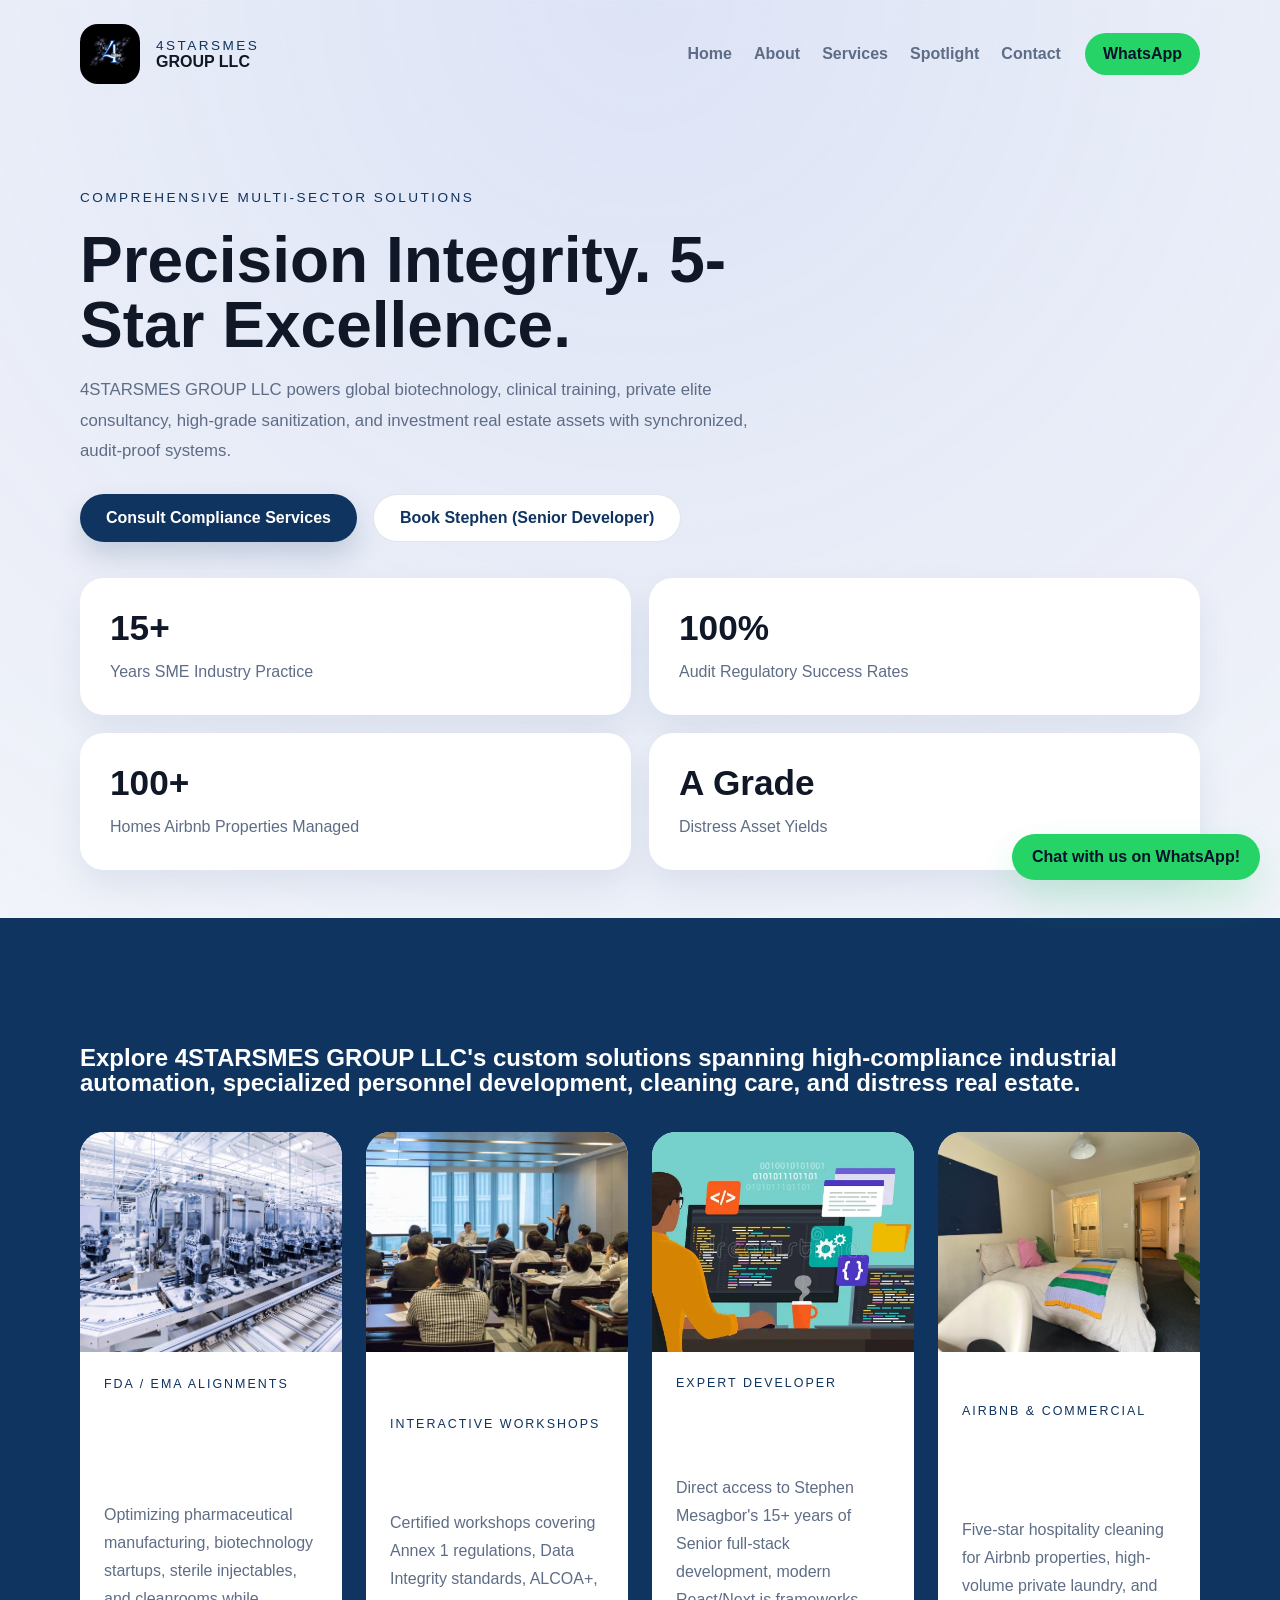
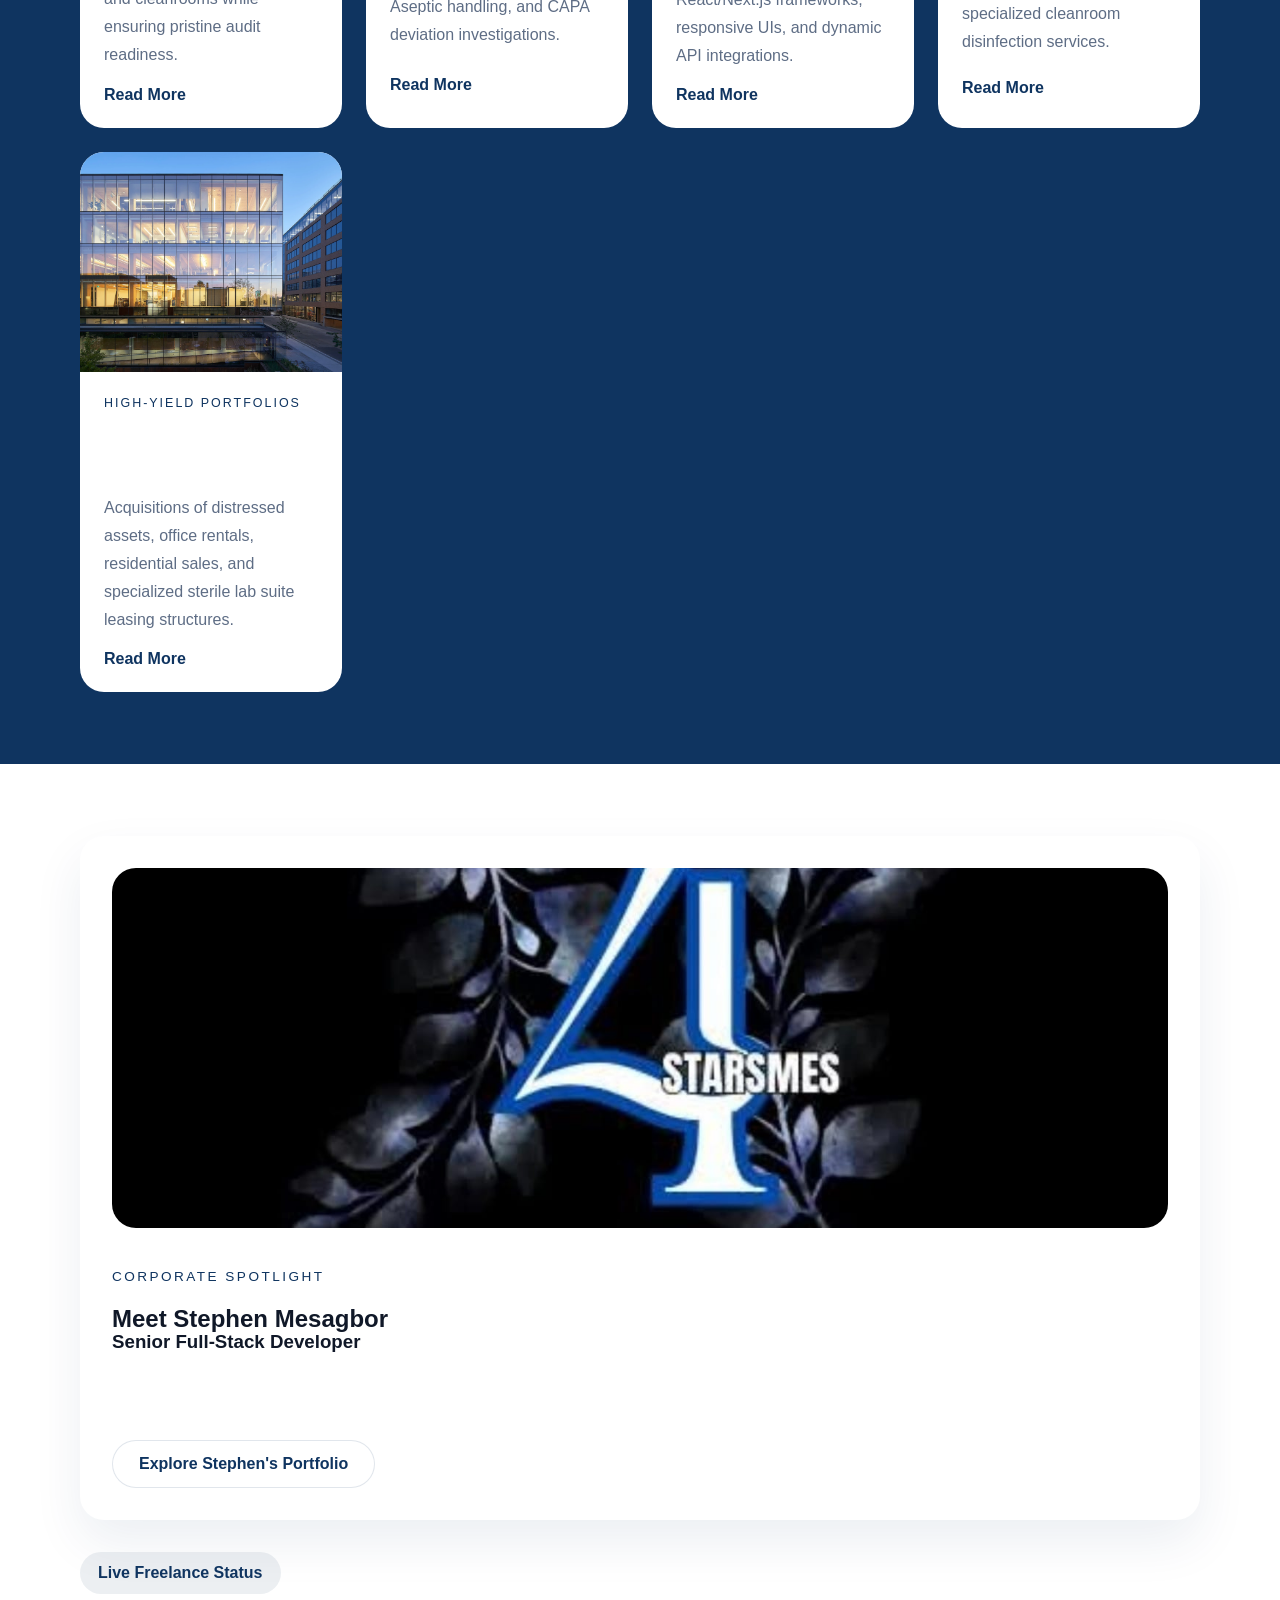
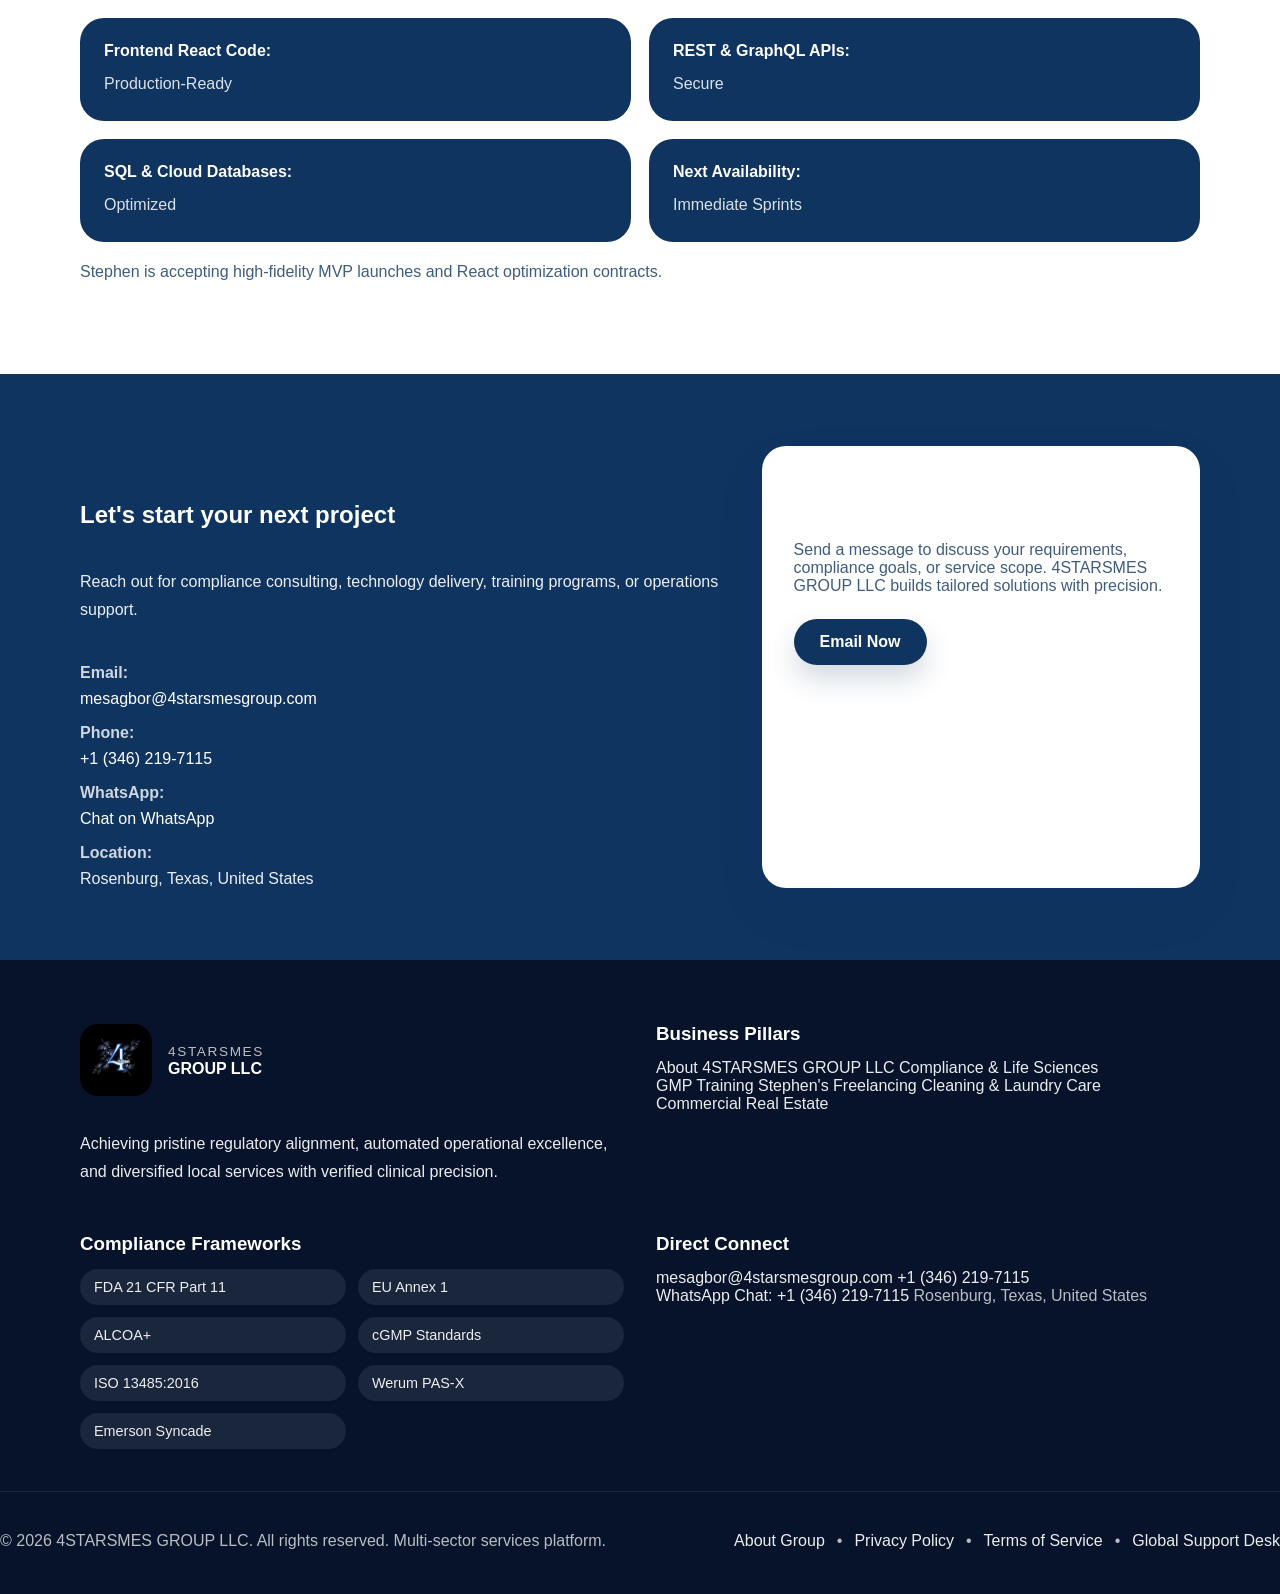
<file: index.html>
<!DOCTYPE html>
<html lang="en">
<head>
    <meta charset="UTF-8">
    <meta name="viewport" content="width=device-width, initial-scale=1.0">
    <title>4STARSMESGROUP</title>
    <link rel="stylesheet" href="style.css">
</head>
<body>
    <header class="page-header" id="top">
        <div class="container header-top">
            <a class="brand" href="#top">
                <img src="images/WhatsApp Image 2026-06-24 at 10.47.20 AM.jpeg" alt="4STARSMES LOGO">
                <div>
                    <span>4STARSMES</span>
                    <strong>GROUP LLC</strong>
                </div>
            </a>

            <button class="nav-toggle" aria-controls="mainNav" aria-expanded="false" aria-label="Toggle navigation">
                <svg width="26" height="18" viewBox="0 0 26 18" fill="none" xmlns="http://www.w3.org/2000/svg" aria-hidden="true"><path d="M0 1h26M0 9h26M0 17h26" stroke="#0f3460" stroke-width="2" stroke-linecap="round"/></svg>
            </button>

            <nav id="mainNav" class="main-nav" role="navigation">
                <a href="#top">Home</a>
                <a href="about.html">About</a>
                <a href="services/index.html">Services</a>
                <a href="#team">Spotlight</a>
                <a href="#contact">Contact</a>
            </nav>

            <a class="nav-action" href="https://wa.me/13462197115" target="_blank" rel="noopener noreferrer">WhatsApp</a>
        </div>
    </header>

    <main>
        <section class="hero-section">
            <div class="container hero-grid">
                <div class="hero-copy">
                    <p class="eyebrow">Comprehensive Multi-Sector Solutions</p>
                    <h1>Precision Integrity. 5-Star Excellence.</h1>
                    <p>4STARSMES GROUP LLC powers global biotechnology, clinical training, private elite consultancy, high-grade sanitization, and investment real estate assets with synchronized, audit-proof systems.</p>
                    <div class="hero-buttons">
                        <a class="btn btn-primary" href="#contact">Consult Compliance Services</a>
                        <a class="btn btn-secondary" href="#team">Book Stephen (Senior Developer)</a>
                    </div>
                </div>
                <div class="hero-stats">
                    <div><strong>15+</strong><span>Years SME Industry Practice</span></div>
                    <div><strong>100%</strong><span>Audit Regulatory Success Rates</span></div>
                    <div><strong>100+</strong><span>Homes Airbnb Properties Managed</span></div>
                    <div><strong>A Grade</strong><span>Distress Asset Yields</span></div>
                </div>
            </div>
        </section>

        <section id="services" class="section section-inset">
            <div class="container">
                <div class="section-head">
                    <p class="eyebrow">Diverse Sectors, Unified Excellence</p>
                    <h2>Explore 4STARSMES GROUP LLC's custom solutions spanning high-compliance industrial automation, specialized personnel development, cleaning care, and distress real estate.</h2>
                </div>
                <div class="service-grid">
                    <article class="service-card">
                        <img src="images/fda.jpg" alt="Regulatory Compliance & Life Sciences">
                        <div class="service-copy">
                            <span class="service-tag">FDA / EMA Alignments</span>
                            <h3>Regulatory Compliance & Life Sciences</h3>
                            <p>Optimizing pharmaceutical manufacturing, biotechnology startups, sterile injectables, and cleanrooms while ensuring pristine audit readiness.</p>
                            <a href="services/regulatory.html">Read More</a>
                        </div>
                    </article>
                    <article class="service-card">
                        <img src="images/gmp.jpg" alt="GMP Training">
                        <div class="service-copy">
                            <span class="service-tag">Interactive Workshops</span>
                            <h3>GMP Training</h3>
                            <p>Certified workshops covering Annex 1 regulations, Data Integrity standards, ALCOA+, Aseptic handling, and CAPA deviation investigations.</p>
                            <a href="services/gmp-training.html">Read More</a>
                        </div>
                    </article>
                    <article class="service-card">
                        <img src="images/coding.webp" alt="Full-Stack Web Freelancing">
                        <div class="service-copy">
                            <span class="service-tag">Expert Developer</span>
                            <h3>Full-Stack Web Freelancing</h3>
                            <p>Direct access to Stephen Mesagbor's 15+ years of Senior full-stack development, modern React/Next.js frameworks, responsive UIs, and dynamic API integrations.</p>
                            <a href="services/freelancing.html">Read More</a>
                        </div>
                    </article>
                    <article class="service-card">
                        <img src="images/air.png" alt="Premium Laundry & Cleaning Services">
                        <div class="service-copy">
                            <span class="service-tag">Airbnb & Commercial</span>
                            <h3>Premium Laundry & Cleaning Services</h3>
                            <p>Five-star hospitality cleaning for Airbnb properties, high-volume private laundry, and specialized cleanroom disinfection services.</p>
                            <a href="services/cleaning.html">Read More</a>
                        </div>
                    </article>
                    <article class="service-card">
                        <img src="images/real.webp" alt="Commercial Real Estate & Renting">
                        <div class="service-copy">
                            <span class="service-tag">High-Yield Portfolios</span>
                            <h3>Commercial Real Estate & Renting</h3>
                            <p>Acquisitions of distressed assets, office rentals, residential sales, and specialized sterile lab suite leasing structures.</p>
                            <a href="services/real-estate.html">Read More</a>
                        </div>
                    </article>
                </div>
            </div>
        </section>

        <section id="team" class="section spotlight-section">
            <div class="container spotlight-grid">
                <div class="spotlight-content">
                    <div class="spotlight-card">
                        <img src="images/WhatsApp Image 2026-06-24 at 10.47.20 AM.jpeg" alt="4STARSMES LOGO">
                        <div>
                            <p class="eyebrow">Corporate Spotlight</p>
                            <h2>Meet Stephen Mesagbor</h2>
                            <h3>Senior Full-Stack Developer</h3>
                            <p>Stephen is a seasoned full-stack developer with 15+ years of experience in building scalable web applications. He specializes in React, Node.js, and cloud technologies.</p>
                            <a class="btn btn-secondary" href="stephen.html">Explore Stephen's Portfolio</a>
                        </div>
                    </div>
                </div>
                <div class="spotlight-status">
                    <div class="status-card"><span>Live Freelance Status</span></div>
                    <div class="status-grid">
                        <div>
                            <strong>Frontend React Code:</strong>
                            <p>Production-Ready</p>
                        </div>
                        <div>
                            <strong>REST & GraphQL APIs:</strong>
                            <p>Secure</p>
                        </div>
                        <div>
                            <strong>SQL & Cloud Databases:</strong>
                            <p>Optimized</p>
                        </div>
                        <div>
                            <strong>Next Availability:</strong>
                            <p>Immediate Sprints</p>
                        </div>
                    </div>
                    <p class="status-copy">Stephen is accepting high-fidelity MVP launches and React optimization contracts.</p>
                </div>
            </div>
        </section>

        <section id="contact" class="section section-next">
            <div class="container contact-grid">
                <div class="contact-info">
                    <span class="eyebrow light">Direct Connect</span>
                    <h2>Let's start your next project</h2>
                    <p>Reach out for compliance consulting, technology delivery, training programs, or operations support.</p>
                    <ul>
                        <li><strong>Email:</strong> <a href="mailto:mesagbor@4starsmesgroup.com">mesagbor@4starsmesgroup.com</a></li>
                        <li><strong>Phone:</strong> <a href="tel:+13462197115">+1 (346) 219-7115</a></li>
                        <li><strong>WhatsApp:</strong> <a href="https://wa.me/13462197115" target="_blank" rel="noopener noreferrer">Chat on WhatsApp</a></li>
                        <li><strong>Location:</strong> Rosenburg, Texas, United States</li>
                    </ul>
                </div>
                <div class="contact-box">
                    <h3>Book Stephen (Senior Full-Stack Developer)</h3>
                    <p>Send a message to discuss your requirements, compliance goals, or service scope. 4STARSMES GROUP LLC builds tailored solutions with precision.</p>
                    <a class="btn btn-primary" href="mailto:mesagbor@4starsmesgroup.com">Email Now</a>
                </div>
            </div>
        </section>
    </main>

    <footer class="site-footer">
        <div class="container footer-grid">
            <div class="footer-brand">
                <div class="footer-logo">
                    <img src="images/WhatsApp Image 2026-06-24 at 10.47.20 AM.jpeg" alt="4STARSMES LOGO">
                    <div>
                        <span>4STARSMES</span>
                        <strong>GROUP LLC</strong>
                    </div>
                </div>
                <p>Achieving pristine regulatory alignment, automated operational excellence, and diversified local services with verified clinical precision.</p>
            </div>
            <div class="footer-panel">
                <h3>Business Pillars</h3>
                <a href="#about">About 4STARSMES GROUP LLC</a>
                <a href="services/index.html">Compliance & Life Sciences</a>
                <a href="services/index.html">GMP Training</a>
                <a href="#team">Stephen's Freelancing</a>
                <a href="#contact">Cleaning & Laundry Care</a>
                <a href="#contact">Commercial Real Estate</a>
            </div>
            <div class="footer-panel">
                <h3>Compliance Frameworks</h3>
                <div class="footer-tags">
                    <span>FDA 21 CFR Part 11</span>
                    <span>EU Annex 1</span>
                    <span>ALCOA+</span>
                    <span>cGMP Standards</span>
                    <span>ISO 13485:2016</span>
                    <span>Werum PAS-X</span>
                    <span>Emerson Syncade</span>
                </div>
            </div>
            <div class="footer-panel">
                <h3>Direct Connect</h3>
                <a href="mailto:mesagbor@4starsmesgroup.com">mesagbor@4starsmesgroup.com</a>
                <a href="tel:+13462197115">+1 (346) 219-7115</a>
                <a href="https://wa.me/13462197115" target="_blank" rel="noopener noreferrer">WhatsApp Chat: +1 (346) 219-7115</a>
                <span>Rosenburg, Texas, United States</span>
            </div>
        </div>
        <div class="footer-bottom">
            <p>© 2026 4STARSMES GROUP LLC. All rights reserved. Multi-sector services platform.</p>
            <div class="footer-links">
                <a href="#about">About Group</a>
                <span>•</span>
                <a href="privacy.html">Privacy Policy</a>
                <span>•</span>
                <a href="#terms">Terms of Service</a>
                <span>•</span>
                <a href="#support">Global Support Desk</a>
            </div>
        </div>
    </footer>

    <a class="whatsapp-float" href="https://wa.me/13462197115" target="_blank" rel="noopener noreferrer">Chat with us on WhatsApp!</a>

    <!-- Contact Modal -->
    <div id="contactModal" class="modal" aria-hidden="true">
        <div class="modal-dialog" role="dialog" aria-modal="true" aria-labelledby="modalTitle">
            <button class="modal-close" aria-label="Close contact form">×</button>
            <h2 id="modalTitle">Contact 4STARSMES GROUP</h2>
            <form id="contactForm" class="contact-form">
                <label>Full name<input type="text" name="name" required></label>
                <label>Email address<input type="email" name="email" required></label>
                <label>Phone (optional)<input type="tel" name="phone" pattern="[0-9+()\-\s]*"></label>
                <label>Subject<input type="text" name="subject" required></label>
                <label>Message<textarea name="message" rows="5" required></textarea></label>
                <div class="form-feedback" id="contactFeedback" aria-live="polite" style="display:none; margin-top:8px; color:var(--primary);"></div>
                <div class="form-actions">
                    <button type="submit" class="btn btn-primary">Send Message</button>
                    <button type="button" class="btn btn-secondary modal-close">Cancel</button>
                </div>
            </form>
        </div>
    </div>

    <script src="script.js"></script>
</body>
</html>
</file>
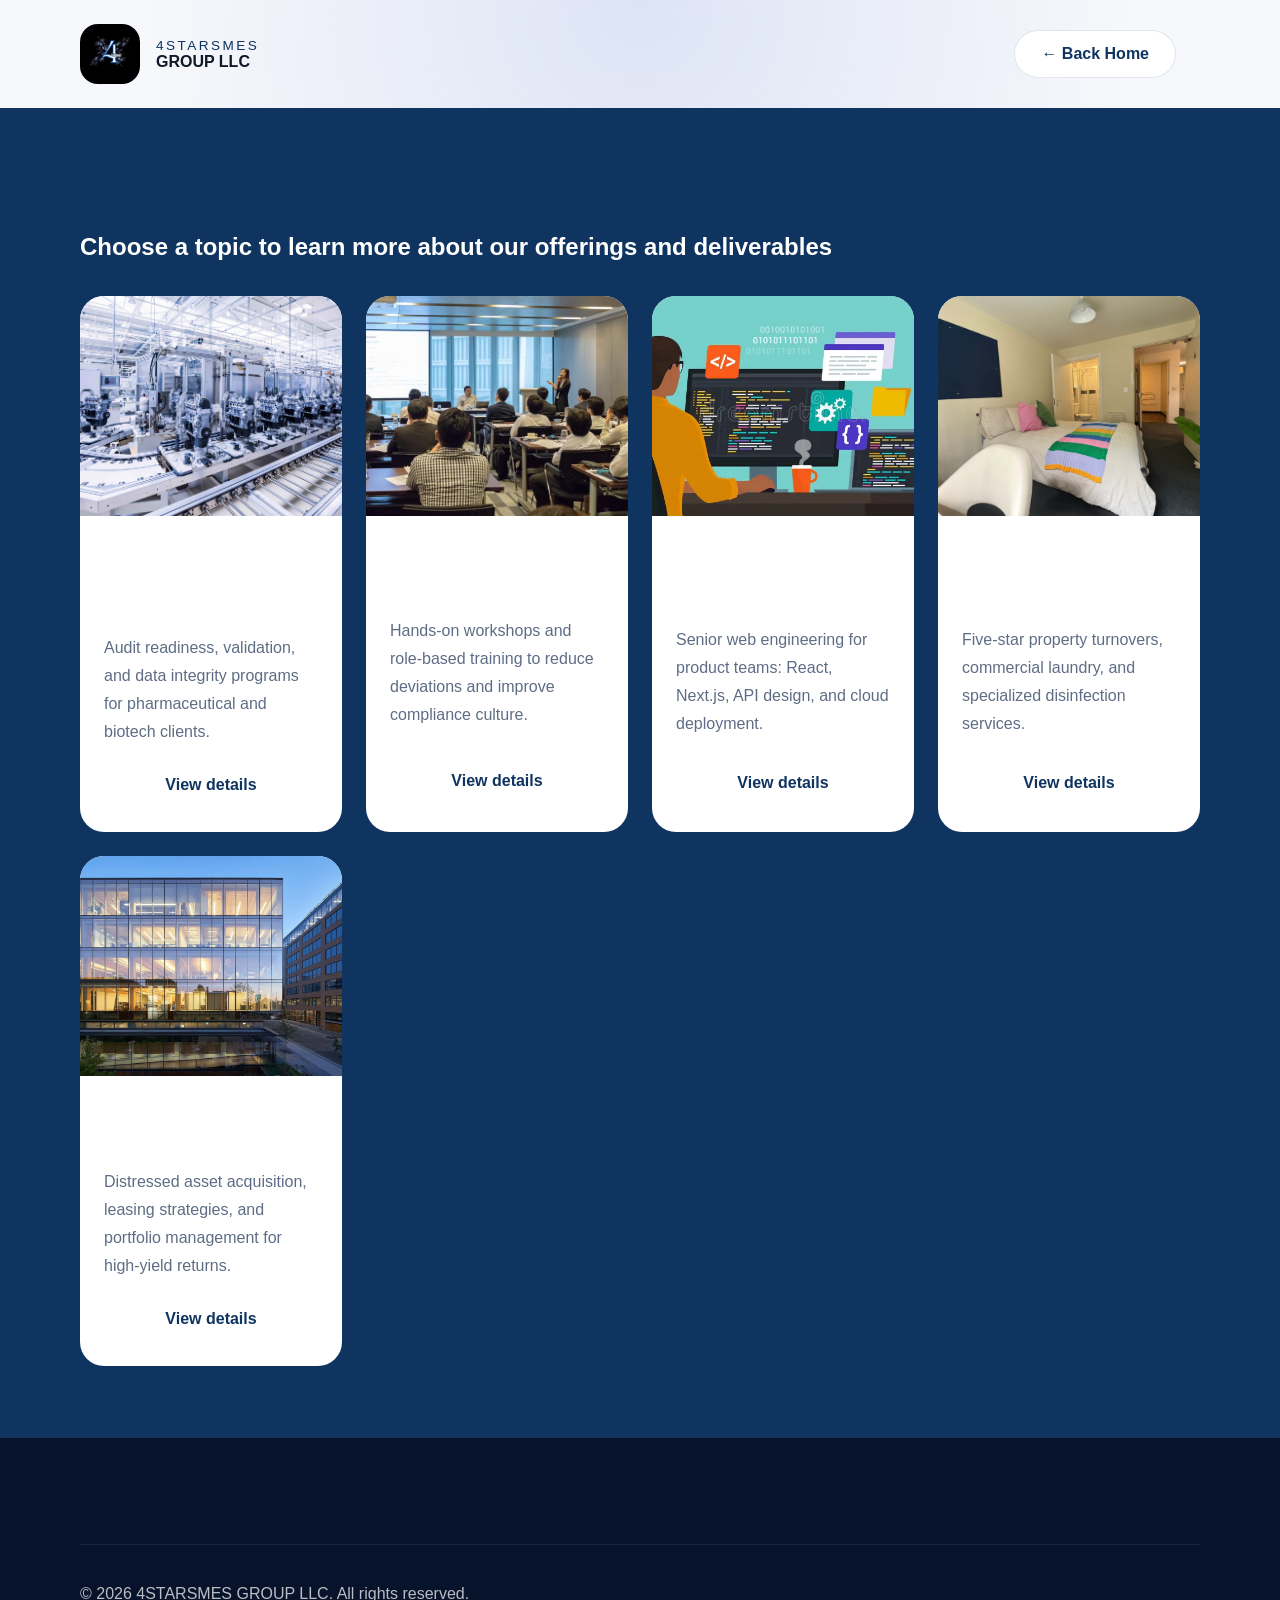
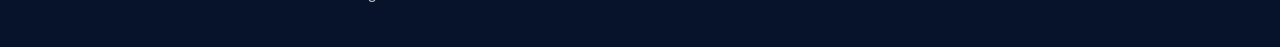
<file: services/index.html>
<!doctype html>
<html lang="en">
<head>
  <meta charset="utf-8">
  <meta name="viewport" content="width=device-width,initial-scale=1">
  <title>Services — 4STARSMES GROUP</title>
  <link rel="stylesheet" href="../style.css">
</head>
<body>
  <header class="page-header">
    <div class="container header-top">
      <a class="brand" href="../index.html#top">
        <img src="../images/WhatsApp Image 2026-06-24 at 10.47.20 AM.jpeg" alt="4STARSMES LOGO">
        <div><span>4STARSMES</span><strong>GROUP LLC</strong></div>
      </a>
      <a class="btn btn-secondary" href="../index.html">← Back Home</a>
    </div>
  </header>

  <main>
    <section class="section section-inset">
      <div class="container">
        <div class="section-head">
          <p class="eyebrow">Our Services</p>
          <h2>Choose a topic to learn more about our offerings and deliverables</h2>
        </div>
        <div class="service-grid">
          <article class="service-card">
            <img src="../images/fda.jpg" alt="Regulatory Compliance">
            <div class="service-copy">
              <h3>Regulatory Compliance & Life Sciences</h3>
              <p>Audit readiness, validation, and data integrity programs for pharmaceutical and biotech clients.</p>
              <a href="regulatory.html" class="btn">View details</a>
            </div>
          </article>

          <article class="service-card">
            <img src="../images/gmp.jpg" alt="GMP Training">
            <div class="service-copy">
              <h3>GMP Training</h3>
              <p>Hands-on workshops and role-based training to reduce deviations and improve compliance culture.</p>
              <a href="gmp-training.html" class="btn">View details</a>
            </div>
          </article>

          <article class="service-card">
            <img src="../images/coding.webp" alt="Freelancing">
            <div class="service-copy">
              <h3>Full-Stack Web Freelancing</h3>
              <p>Senior web engineering for product teams: React, Next.js, API design, and cloud deployment.</p>
              <a href="freelancing.html" class="btn">View details</a>
            </div>
          </article>

          <article class="service-card">
            <img src="../images/air.png" alt="Cleaning Services">
            <div class="service-copy">
              <h3>Premium Laundry & Cleaning Services</h3>
              <p>Five-star property turnovers, commercial laundry, and specialized disinfection services.</p>
              <a href="cleaning.html" class="btn">View details</a>
            </div>
          </article>

          <article class="service-card">
            <img src="../images/real.webp" alt="Real Estate">
            <div class="service-copy">
              <h3>Commercial Real Estate & Renting</h3>
              <p>Distressed asset acquisition, leasing strategies, and portfolio management for high-yield returns.</p>
              <a href="real-estate.html" class="btn">View details</a>
            </div>
          </article>
        </div>
      </div>
    </section>
  </main>

  <footer class="site-footer">
    <div class="container footer-bottom">
      <p>© 2026 4STARSMES GROUP LLC. All rights reserved.</p>
    </div>
  </footer>
</body>
</html>
</file>
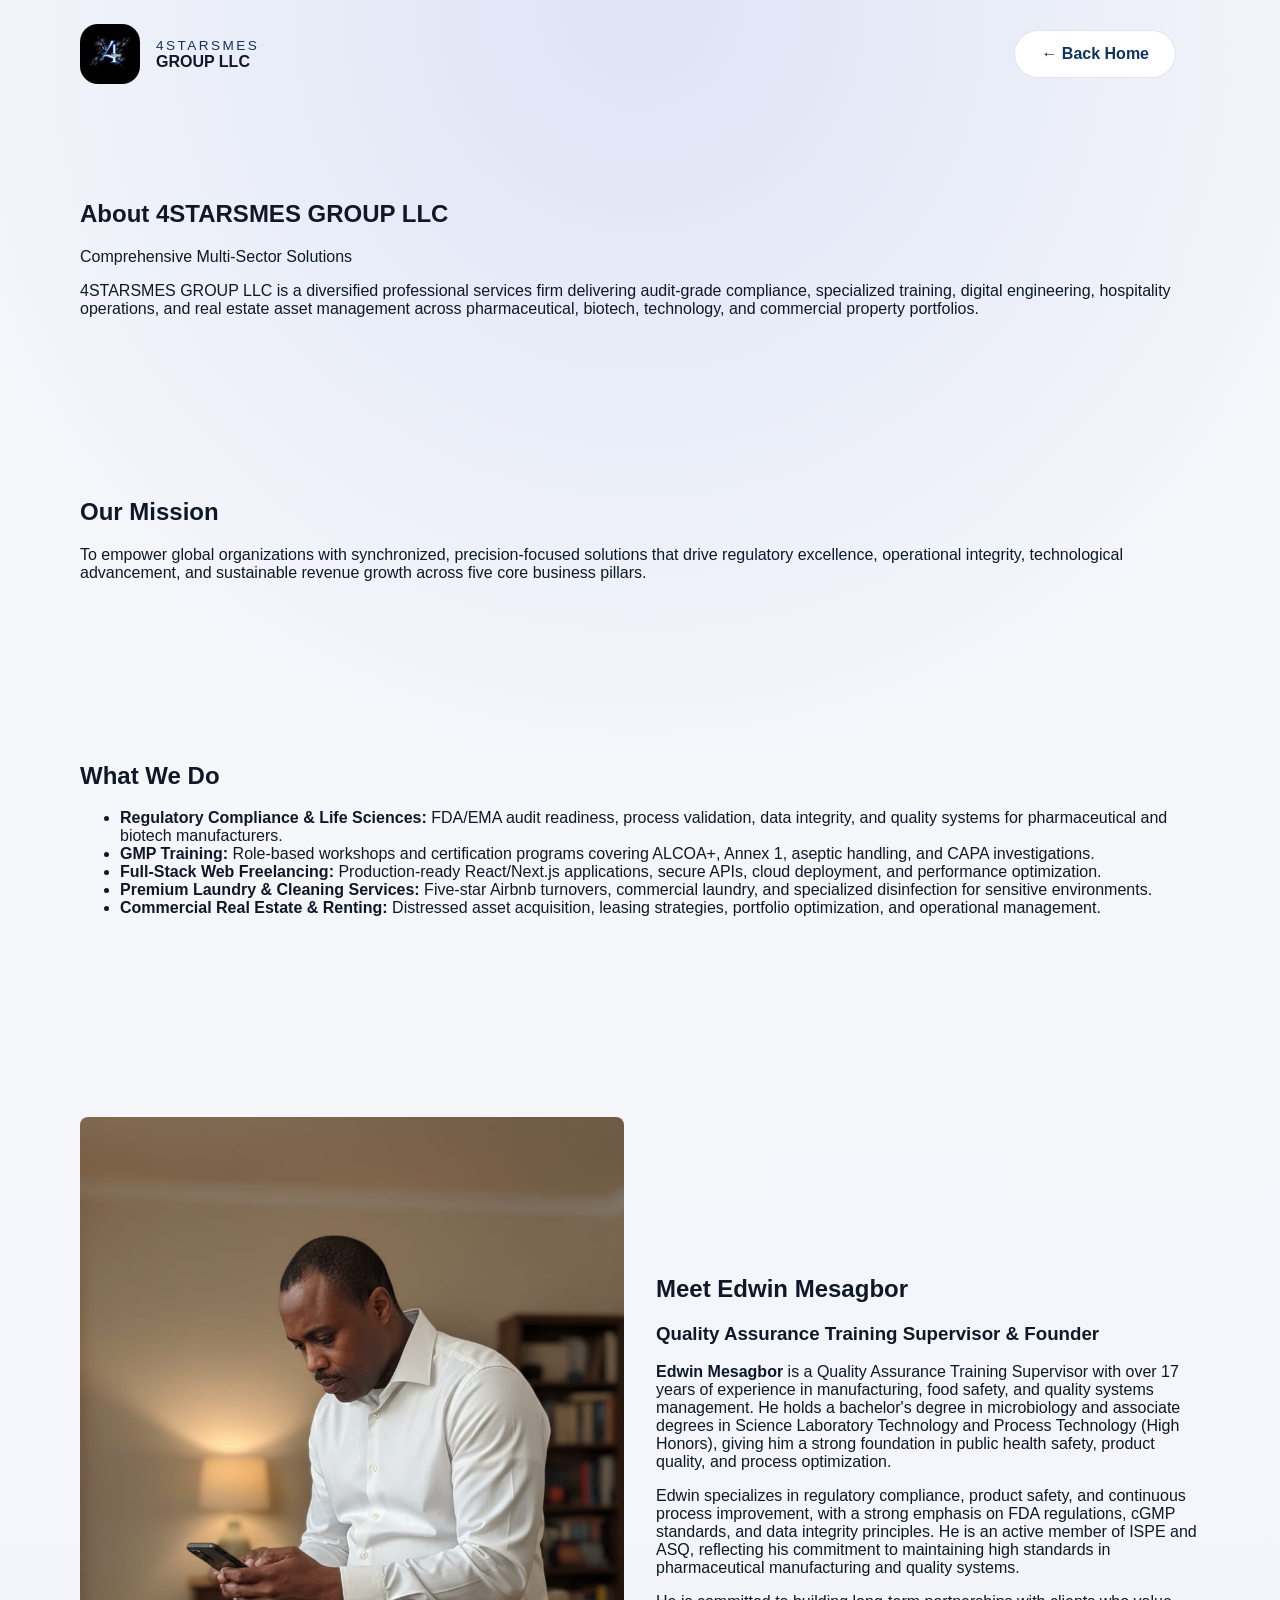
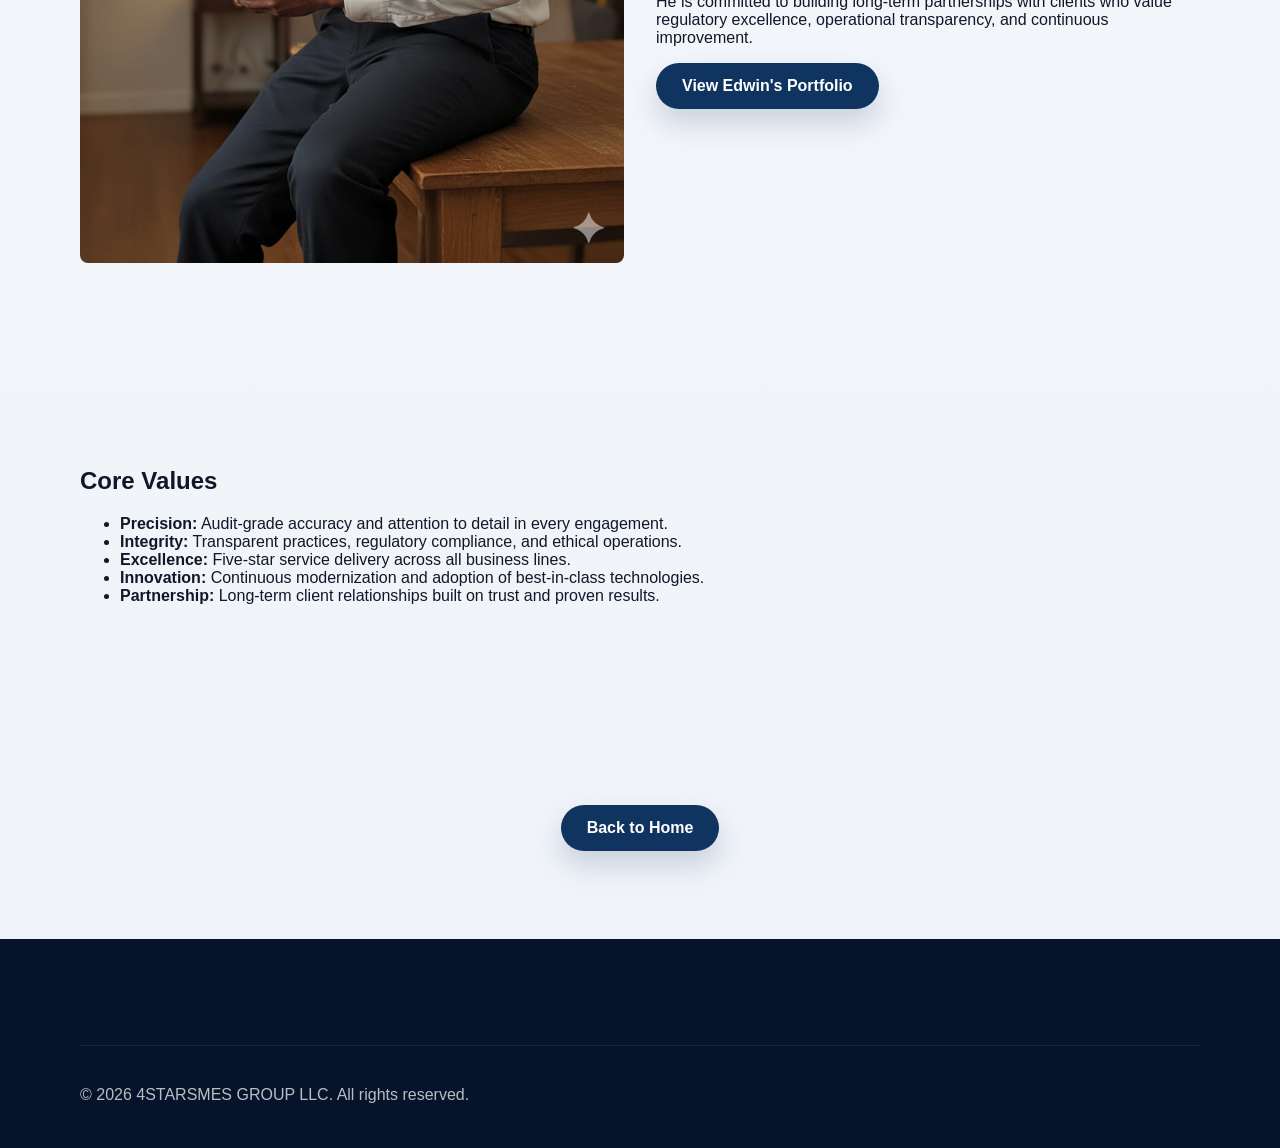
<file: about.html>
<!DOCTYPE html>
<html lang="en">
<head>
  <meta charset="UTF-8">
  <meta name="viewport" content="width=device-width, initial-scale=1.0">
  <title>About 4STARSMES GROUP — Precision Integrity & Multi-Sector Excellence</title>
  <link rel="stylesheet" href="style.css">
</head>
<body>
  <header class="page-header">
    <div class="container header-top">
      <a class="brand" href="index.html#top">
        <img src="images/WhatsApp Image 2026-06-24 at 10.47.20 AM.jpeg" alt="4STARSMES LOGO">
        <div><span>4STARSMES</span><strong>GROUP LLC</strong></div>
      </a>
      <a class="btn btn-secondary" href="index.html">← Back Home</a>
    </div>
  </header>

  <main class="container">
    <section class="section">
      <h1>About 4STARSMES GROUP LLC</h1>
      <p class="eyebrow">Comprehensive Multi-Sector Solutions</p>
      <p>4STARSMES GROUP LLC is a diversified professional services firm delivering audit-grade compliance, specialized training, digital engineering, hospitality operations, and real estate asset management across pharmaceutical, biotech, technology, and commercial property portfolios.</p>
    </section>

    <section class="section">
      <h2>Our Mission</h2>
      <p>To empower global organizations with synchronized, precision-focused solutions that drive regulatory excellence, operational integrity, technological advancement, and sustainable revenue growth across five core business pillars.</p>
    </section>

    <section class="section">
      <h2>What We Do</h2>
      <ul>
        <li><strong>Regulatory Compliance & Life Sciences:</strong> FDA/EMA audit readiness, process validation, data integrity, and quality systems for pharmaceutical and biotech manufacturers.</li>
        <li><strong>GMP Training:</strong> Role-based workshops and certification programs covering ALCOA+, Annex 1, aseptic handling, and CAPA investigations.</li>
        <li><strong>Full-Stack Web Freelancing:</strong> Production-ready React/Next.js applications, secure APIs, cloud deployment, and performance optimization.</li>
        <li><strong>Premium Laundry & Cleaning Services:</strong> Five-star Airbnb turnovers, commercial laundry, and specialized disinfection for sensitive environments.</li>
        <li><strong>Commercial Real Estate & Renting:</strong> Distressed asset acquisition, leasing strategies, portfolio optimization, and operational management.</li>
      </ul>
    </section>

    <section class="section">
      <div class="ceo-section">
        <img src="images/WhatsApp Image 2026-06-24 at 10.47.21 AM.jpeg" alt="Edwin Mesagbor" class="ceo-image">
        <div>
          <h2>Meet Edwin Mesagbor</h2>
          <h3>Quality Assurance Training Supervisor & Founder</h3>
          <p><strong>Edwin Mesagbor</strong> is a Quality Assurance Training Supervisor with over 17 years of experience in manufacturing, food safety, and quality systems management. He holds a bachelor's degree in microbiology and associate degrees in Science Laboratory Technology and Process Technology (High Honors), giving him a strong foundation in public health safety, product quality, and process optimization.</p>
          <p>Edwin specializes in regulatory compliance, product safety, and continuous process improvement, with a strong emphasis on FDA regulations, cGMP standards, and data integrity principles. He is an active member of ISPE and ASQ, reflecting his commitment to maintaining high standards in pharmaceutical manufacturing and quality systems.</p>
          <p>He is committed to building long-term partnerships with clients who value regulatory excellence, operational transparency, and continuous improvement.</p>
          <p><a class="btn btn-primary" href="edwin.html">View Edwin's Portfolio</a></p>
        </div>
      </div>
    </section>

    <section class="section">
      <h2>Core Values</h2>
      <ul>
        <li><strong>Precision:</strong> Audit-grade accuracy and attention to detail in every engagement.</li>
        <li><strong>Integrity:</strong> Transparent practices, regulatory compliance, and ethical operations.</li>
        <li><strong>Excellence:</strong> Five-star service delivery across all business lines.</li>
        <li><strong>Innovation:</strong> Continuous modernization and adoption of best-in-class technologies.</li>
        <li><strong>Partnership:</strong> Long-term client relationships built on trust and proven results.</li>
      </ul>
    </section>

    <section class="section cta-section">
      <p>
        <a class="btn btn-primary" href="index.html">Back to Home</a>
      </p>
    </section>
  </main>

  <footer class="site-footer">
    <div class="container footer-bottom">
      <p>© 2026 4STARSMES GROUP LLC. All rights reserved.</p>
    </div>
  </footer>
</body>
</html>
</file>
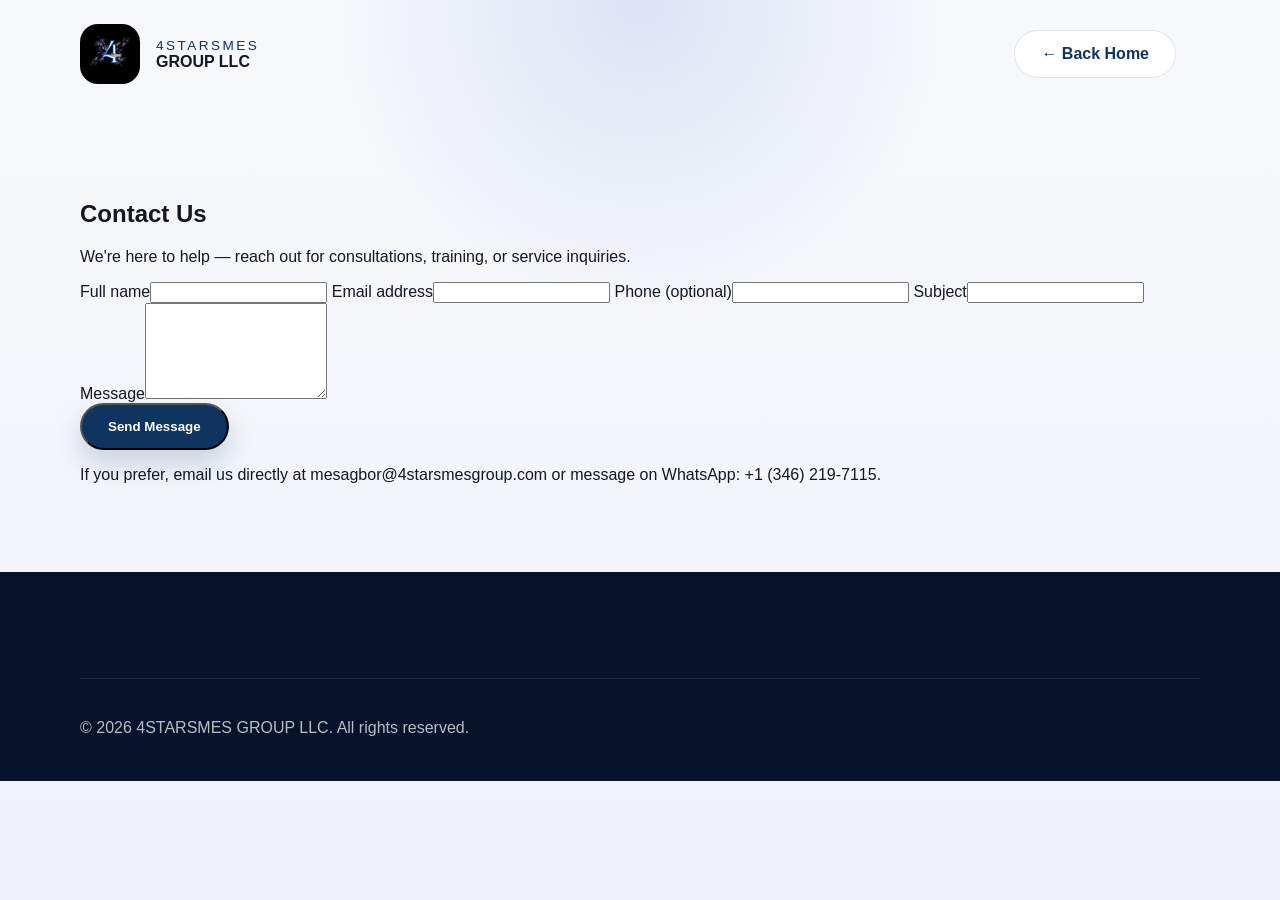
<file: contact.html>
<!DOCTYPE html>
<html lang="en">
<head>
  <meta charset="utf-8">
  <meta name="viewport" content="width=device-width,initial-scale=1">
  <title>Contact — 4STARSMES GROUP</title>
  <link rel="stylesheet" href="style.css">
</head>
<body>
  <header class="page-header">
    <div class="container header-top">
      <a class="brand" href="index.html#top">
        <img src="images/WhatsApp Image 2026-06-24 at 10.47.20 AM.jpeg" alt="4STARSMES LOGO">
        <div><span>4STARSMES</span><strong>GROUP LLC</strong></div>
      </a>
      <a class="btn btn-secondary" href="index.html">← Back Home</a>
    </div>
  </header>

  <main class="container">
    <section class="section">
      <h1>Contact Us</h1>
      <p class="eyebrow">We're here to help — reach out for consultations, training, or service inquiries.</p>
      <form id="pageContactForm" class="contact-form" action="" method="GET">
        <label>Full name<input type="text" name="name" required></label>
        <label>Email address<input type="email" name="email" required></label>
        <label>Phone (optional)<input type="tel" name="phone" pattern="[0-9+()\-\s]*"></label>
        <label>Subject<input type="text" name="subject" required></label>
        <label>Message<textarea name="message" rows="6" required></textarea></label>
        <div class="form-feedback" id="pageContactFeedback" aria-live="polite" style="display:none; margin-top:8px; color:var(--primary);"></div>
        <div class="form-actions">
          <button type="submit" class="btn btn-primary">Send Message</button>
        </div>
      </form>
      <p>If you prefer, email us directly at <a href="mailto:mesagbor@4starsmesgroup.com">mesagbor@4starsmesgroup.com</a> or message on WhatsApp: <a href="https://wa.me/13462197115">+1 (346) 219-7115</a>.</p>
    </section>
  </main>

  <footer class="site-footer">
    <div class="container footer-bottom">
      <p>© 2026 4STARSMES GROUP LLC. All rights reserved.</p>
    </div>
  </footer>

  <script>
    // Simple page contact form handler mirrors modal behaviour
    (function () {
      const form = document.getElementById('pageContactForm');
      if (!form) return;
      form.addEventListener('submit', function (e) {
        e.preventDefault();
        const fd = new FormData(form);
        const name = (fd.get('name') || '').toString().trim();
        const email = (fd.get('email') || '').toString().trim();
        const phone = (fd.get('phone') || '').toString().trim();
        const subject = (fd.get('subject') || '').toString().trim();
        const message = (fd.get('message') || '').toString().trim();
        const feedback = document.getElementById('pageContactFeedback');
        if (!name || !email || !subject || !message) {
          feedback.style.display = 'block';
          feedback.textContent = 'Please complete all required fields.';
          return;
        }
        const to = 'mesagbor@4starsmesgroup.com';
        const mailSubject = encodeURIComponent(subject);
        const bodyParts = [
          'Name: ' + name,
          'Email: ' + email,
          phone ? ('Phone: ' + phone) : '',
          '',
          message
        ].filter(Boolean).join('\n');
        const mailBody = encodeURIComponent(bodyParts);
        const mailto = `mailto:${to}?subject=${mailSubject}&body=${mailBody}`;
        try {
          window.open(mailto);
          feedback.style.display = 'block';
          feedback.textContent = 'Your email client should open. If it does not, please email mesagbor@4starsmesgroup.com';
        } catch (err) {
          feedback.style.display = 'block';
          feedback.textContent = 'Unable to open email client. Please email mesagbor@4starsmesgroup.com';
        }
        form.reset();
      });
    })();
  </script>
</body>
</html>
</file>
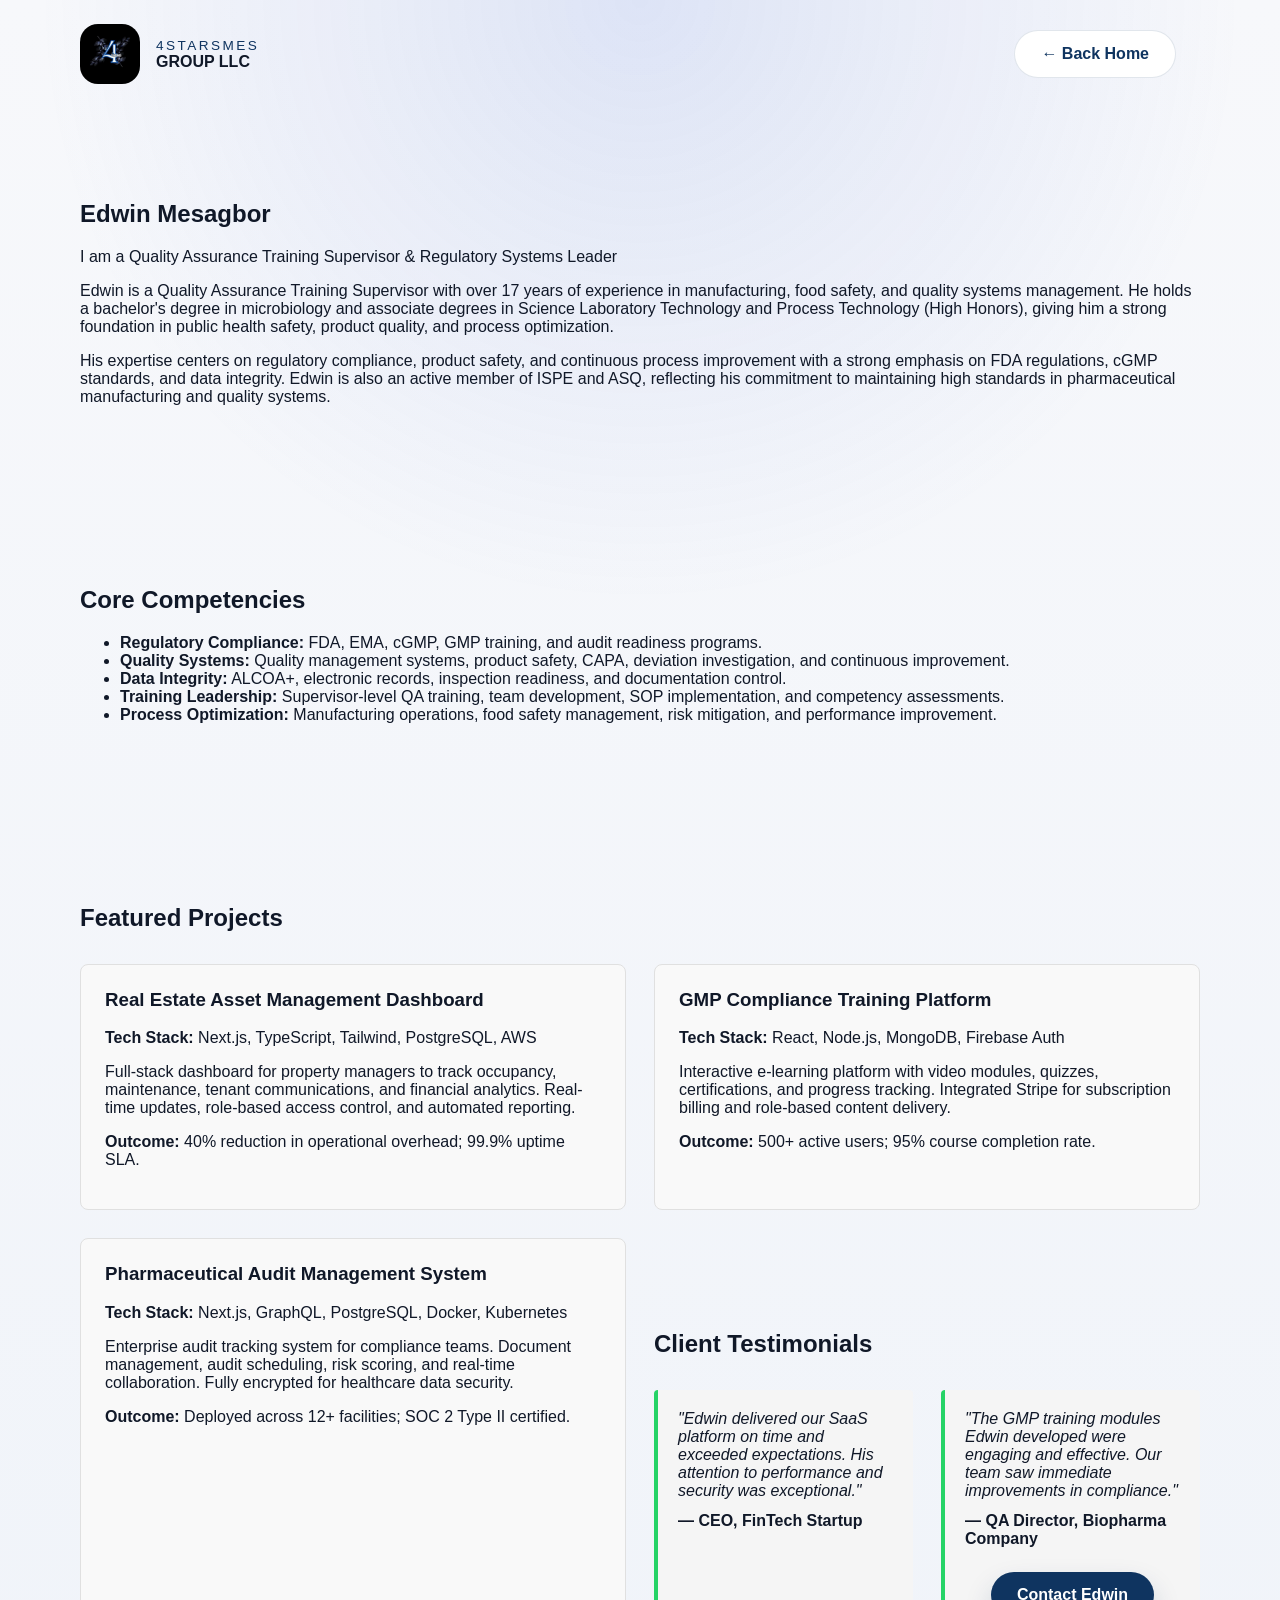
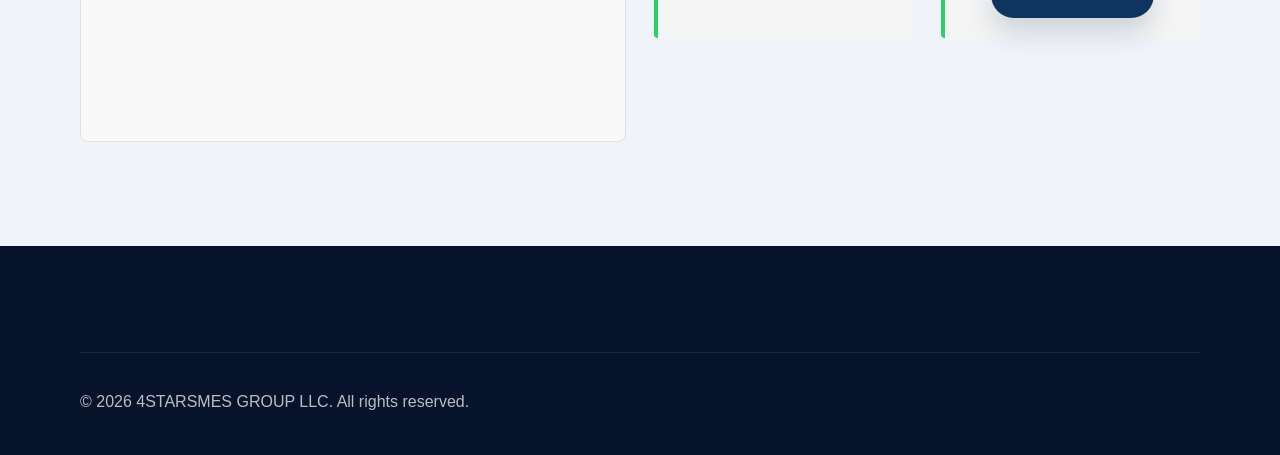
<file: edwin.html>
<!DOCTYPE html>
<html lang="en">
<head>
  <meta charset="UTF-8">
  <meta name="viewport" content="width=device-width, initial-scale=1.0">
  <title>Edwin Mesagbor's Portfolio — Full-Stack Web Development</title>
  <link rel="stylesheet" href="style.css">
</head>
<body>
  <header class="page-header">
    <div class="container header-top">
      <a class="brand" href="index.html#top">
        <img src="images/WhatsApp Image 2026-06-24 at 10.47.20 AM.jpeg" alt="4STARSMES LOGO">
        <div><span>4STARSMES</span><strong>GROUP LLC</strong></div>
      </a>
      <a class="btn btn-secondary" href="index.html">← Back Home</a>
    </div>
  </header>

  <main class="container">
    <section class="section">
      <h1>Edwin Mesagbor</h1>
      <p class="eyebrow"> I am a Quality Assurance Training Supervisor & Regulatory Systems Leader</p>
      <p>Edwin is a Quality Assurance Training Supervisor with over 17 years of experience in manufacturing, food safety, and quality systems management. He holds a bachelor's degree in microbiology and associate degrees in Science Laboratory Technology and Process Technology (High Honors), giving him a strong foundation in public health safety, product quality, and process optimization.</p>
      <p>His expertise centers on regulatory compliance, product safety, and continuous process improvement with a strong emphasis on FDA regulations, cGMP standards, and data integrity. Edwin is also an active member of ISPE and ASQ, reflecting his commitment to maintaining high standards in pharmaceutical manufacturing and quality systems.</p>
    </section>

    <section class="section">
      <h2>Core Competencies</h2>
      <ul>
        <li><strong>Regulatory Compliance:</strong> FDA, EMA, cGMP, GMP training, and audit readiness programs.</li>
        <li><strong>Quality Systems:</strong> Quality management systems, product safety, CAPA, deviation investigation, and continuous improvement.</li>
        <li><strong>Data Integrity:</strong> ALCOA+, electronic records, inspection readiness, and documentation control.</li>
        <li><strong>Training Leadership:</strong> Supervisor-level QA training, team development, SOP implementation, and competency assessments.</li>
        <li><strong>Process Optimization:</strong> Manufacturing operations, food safety management, risk mitigation, and performance improvement.</li>
      </ul>
    </section>

    <section class="section">
      <h2>Featured Projects</h2>
      <div class="portfolio-grid">
        
        <div class="portfolio-card">
          <h3>Real Estate Asset Management Dashboard</h3>
          <p><strong>Tech Stack:</strong> Next.js, TypeScript, Tailwind, PostgreSQL, AWS</p>
          <p>Full-stack dashboard for property managers to track occupancy, maintenance, tenant communications, and financial analytics. Real-time updates, role-based access control, and automated reporting.</p>
          <p><strong>Outcome:</strong> 40% reduction in operational overhead; 99.9% uptime SLA.</p>
        </div>

        <div class="portfolio-card">
          <h3>GMP Compliance Training Platform</h3>
          <p><strong>Tech Stack:</strong> React, Node.js, MongoDB, Firebase Auth</p>
          <p>Interactive e-learning platform with video modules, quizzes, certifications, and progress tracking. Integrated Stripe for subscription billing and role-based content delivery.</p>
          <p><strong>Outcome:</strong> 500+ active users; 95% course completion rate.</p>
        </div>

        <div class="portfolio-card">
          <h3>Pharmaceutical Audit Management System</h3>
          <p><strong>Tech Stack:</strong> Next.js, GraphQL, PostgreSQL, Docker, Kubernetes</p>
          <p>Enterprise audit tracking system for compliance teams. Document management, audit scheduling, risk scoring, and real-time collaboration. Fully encrypted for healthcare data security.</p>
          <p><strong>Outcome:</strong> Deployed across 12+ facilities; SOC 2 Type II certified.</p>
        </div>

       

   
    <section class="section">
      <h2>Client Testimonials</h2>
      <div class="testimonial-grid">
        <div class="testimonial">
          <p><em>"Edwin delivered our SaaS platform on time and exceeded expectations. His attention to performance and security was exceptional."</em></p>
          <strong>— CEO, FinTech Startup</strong>
        </div>
        <div class="testimonial">
          <p><em>"The GMP training modules Edwin developed were engaging and effective. Our team saw immediate improvements in compliance."</em></p>
          <strong>— QA Director, Biopharma Company</strong>
      
      <div class="cta-section">
        <a class="btn btn-primary" href="contact.html">Contact Edwin</a>
      </div>
    </section>
  </main>

  <footer class="site-footer">
    <div class="container footer-bottom">
      <p>© 2026 4STARSMES GROUP LLC. All rights reserved.</p>
    </div>
  </footer>
</body>
</html>
</file>
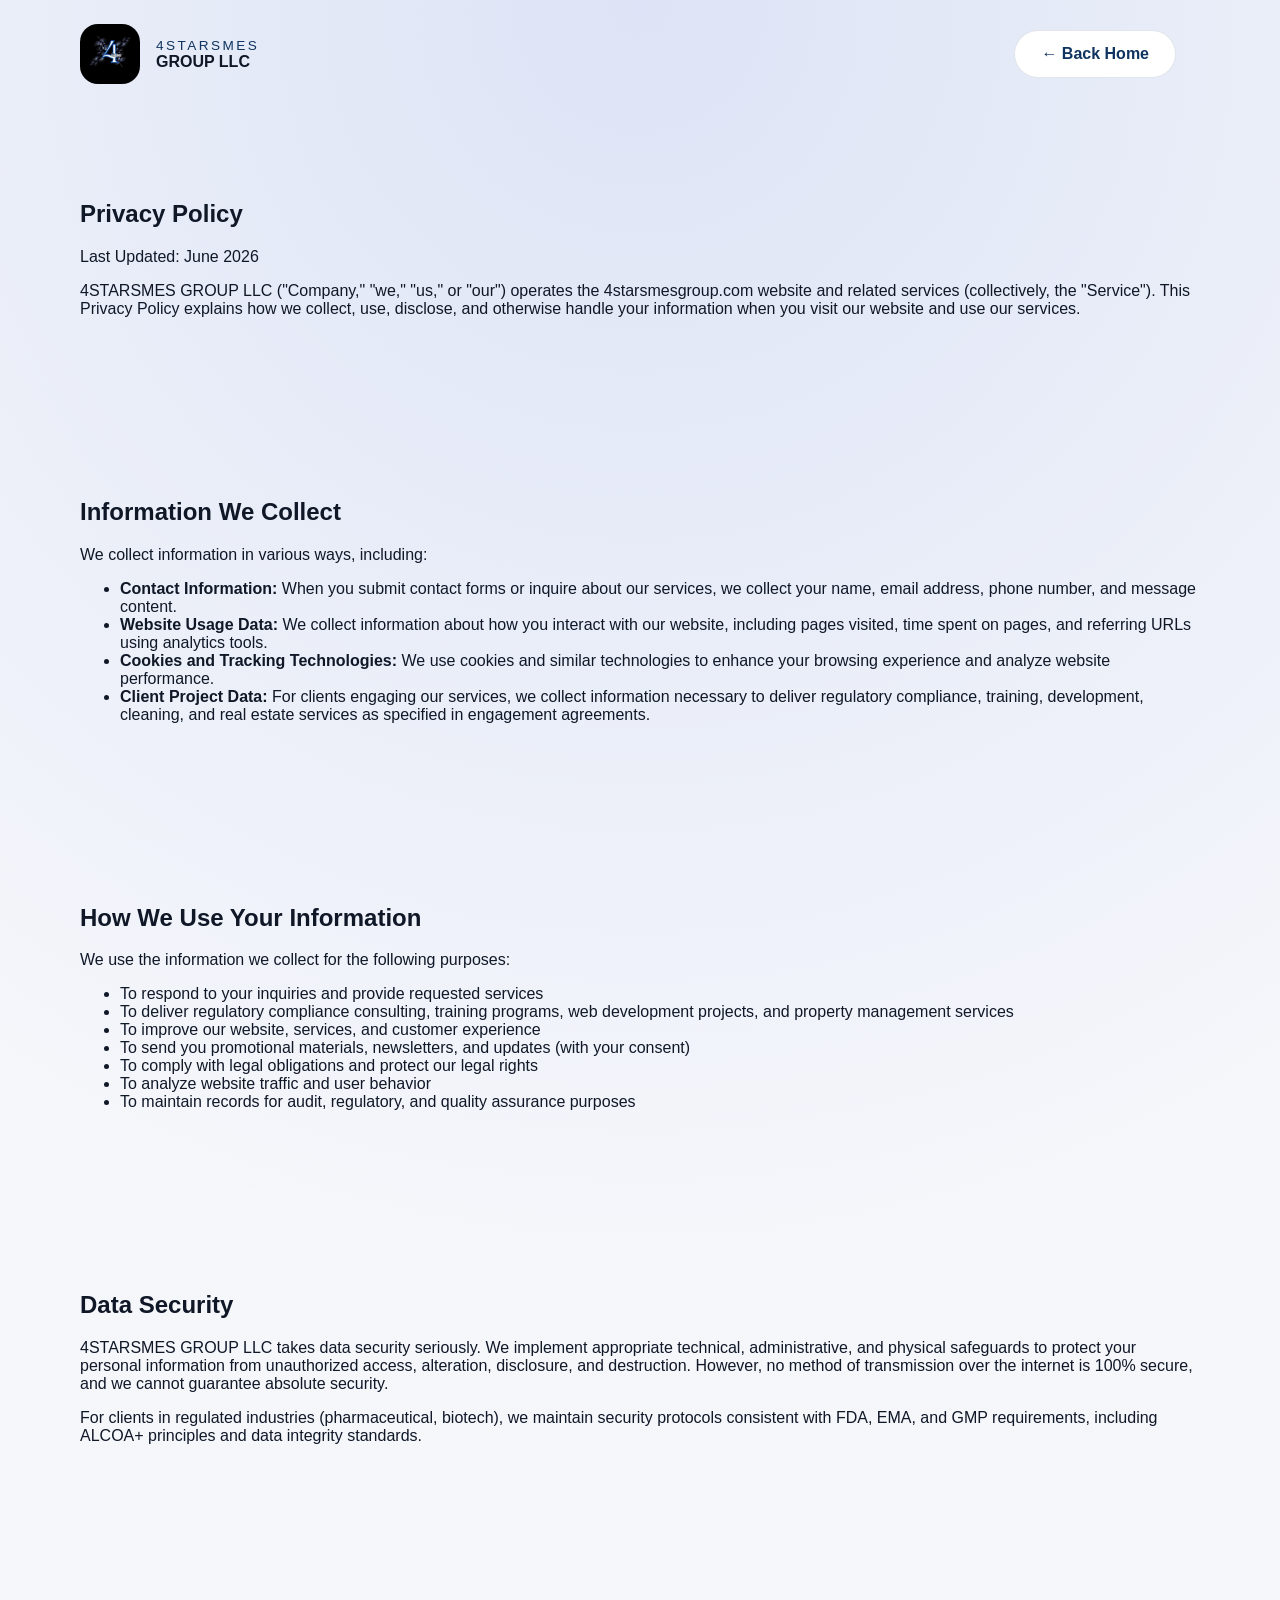
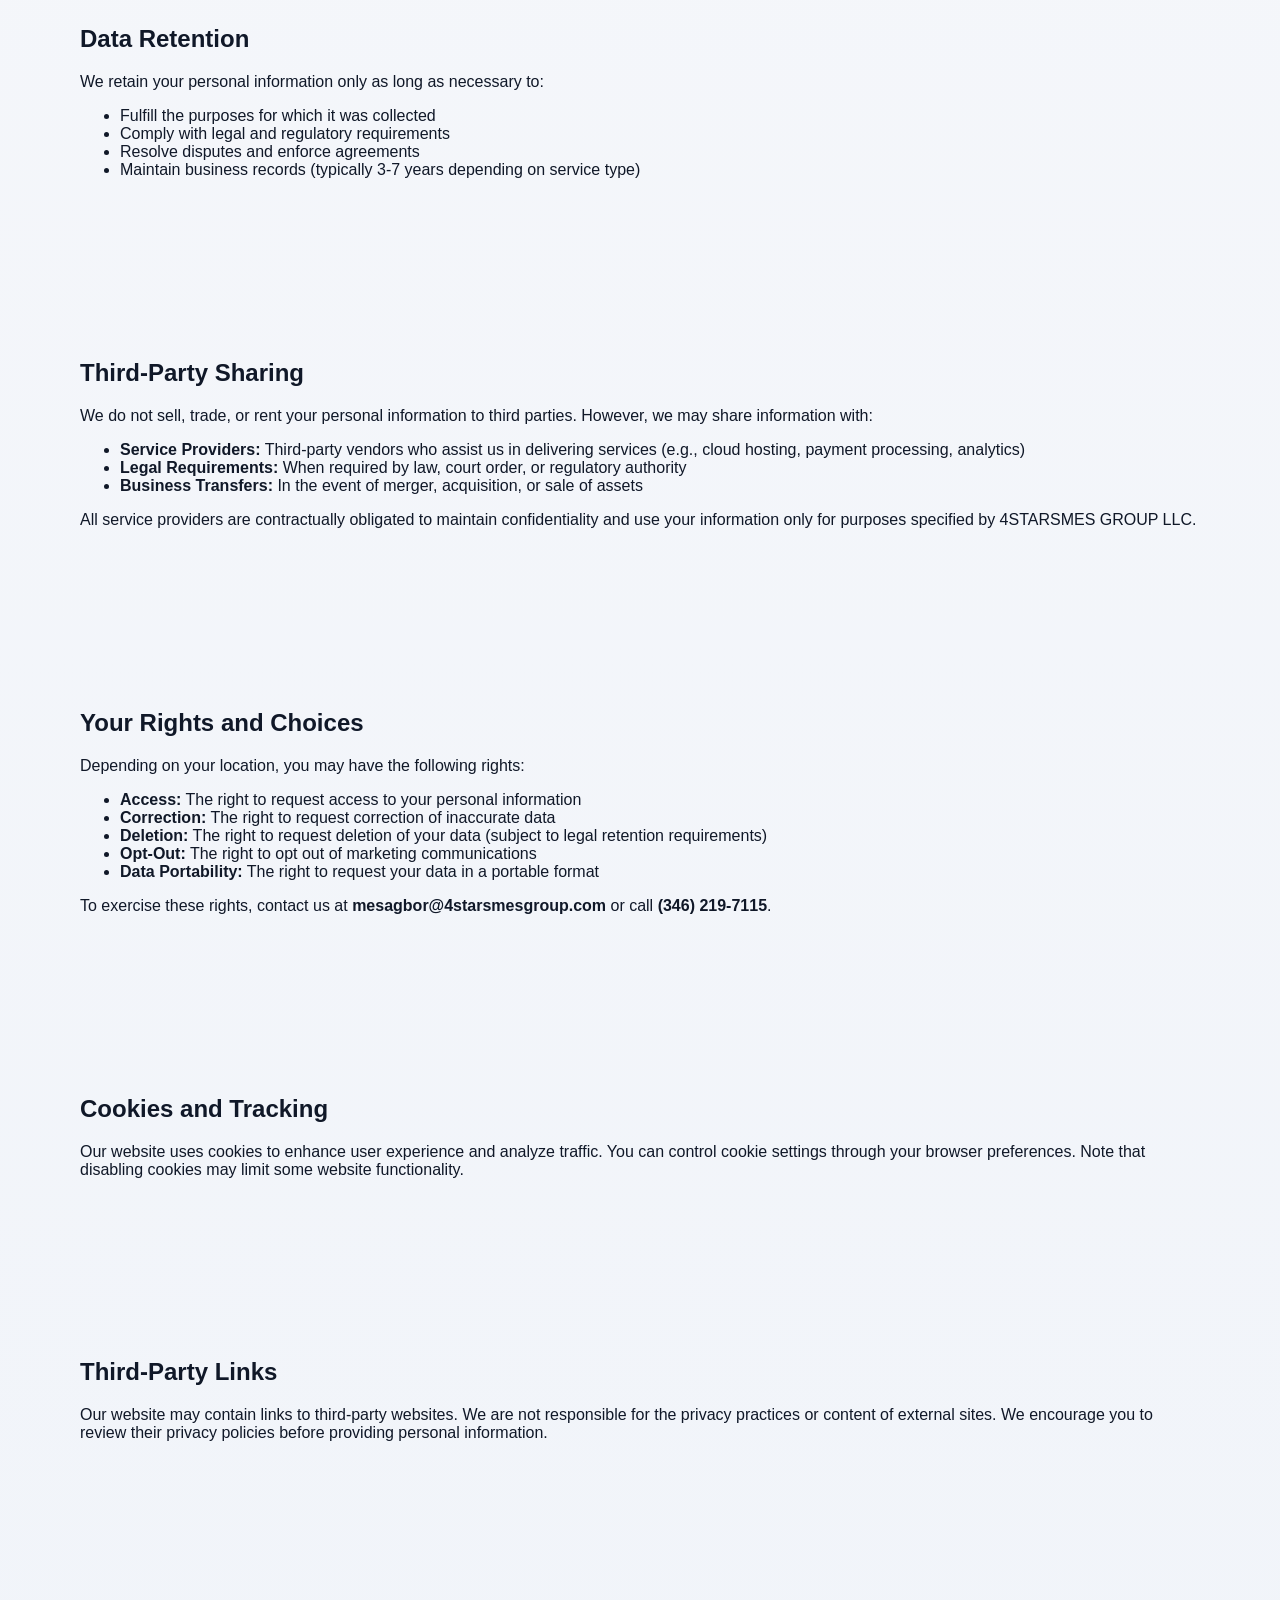
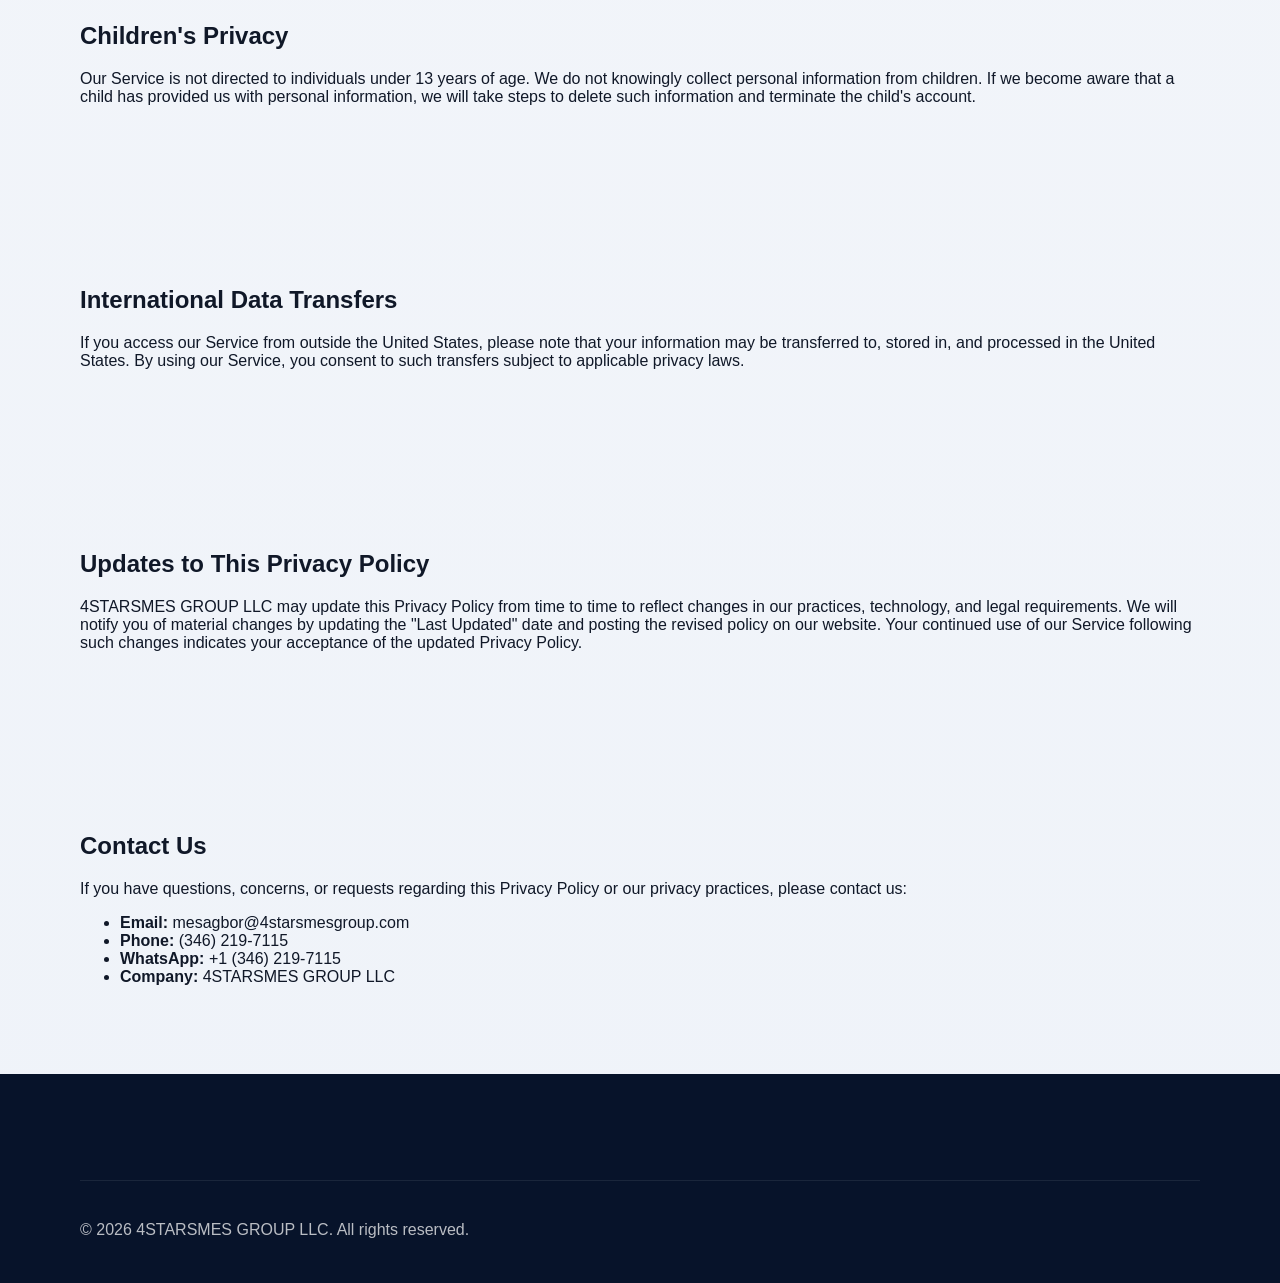
<file: privacy.html>
<!DOCTYPE html>
<html lang="en">
<head>
  <meta charset="UTF-8">
  <meta name="viewport" content="width=device-width, initial-scale=1.0">
  <title>Privacy Policy — 4STARSMES GROUP LLC</title>
  <link rel="stylesheet" href="style.css">
</head>
<body>
  <header class="page-header">
    <div class="container header-top">
      <a class="brand" href="index.html#top">
        <img src="images/WhatsApp Image 2026-06-24 at 10.47.20 AM.jpeg" alt="4STARSMES LOGO">
        <div><span>4STARSMES</span><strong>GROUP LLC</strong></div>
      </a>
      <a class="btn btn-secondary" href="../index.html">← Back Home</a>
    </div>
  </header>

  <main class="container">
    <section class="section">
      <h1>Privacy Policy</h1>
      <p class="eyebrow">Last Updated: June 2026</p>
      <p>4STARSMES GROUP LLC ("Company," "we," "us," or "our") operates the 4starsmesgroup.com website and related services (collectively, the "Service"). This Privacy Policy explains how we collect, use, disclose, and otherwise handle your information when you visit our website and use our services.</p>
    </section>

    <section class="section">
      <h2>Information We Collect</h2>
      <p>We collect information in various ways, including:</p>
      <ul>
        <li><strong>Contact Information:</strong> When you submit contact forms or inquire about our services, we collect your name, email address, phone number, and message content.</li>
        <li><strong>Website Usage Data:</strong> We collect information about how you interact with our website, including pages visited, time spent on pages, and referring URLs using analytics tools.</li>
        <li><strong>Cookies and Tracking Technologies:</strong> We use cookies and similar technologies to enhance your browsing experience and analyze website performance.</li>
        <li><strong>Client Project Data:</strong> For clients engaging our services, we collect information necessary to deliver regulatory compliance, training, development, cleaning, and real estate services as specified in engagement agreements.</li>
      </ul>
    </section>

    <section class="section">
      <h2>How We Use Your Information</h2>
      <p>We use the information we collect for the following purposes:</p>
      <ul>
        <li>To respond to your inquiries and provide requested services</li>
        <li>To deliver regulatory compliance consulting, training programs, web development projects, and property management services</li>
        <li>To improve our website, services, and customer experience</li>
        <li>To send you promotional materials, newsletters, and updates (with your consent)</li>
        <li>To comply with legal obligations and protect our legal rights</li>
        <li>To analyze website traffic and user behavior</li>
        <li>To maintain records for audit, regulatory, and quality assurance purposes</li>
      </ul>
    </section>

    <section class="section">
      <h2>Data Security</h2>
      <p>4STARSMES GROUP LLC takes data security seriously. We implement appropriate technical, administrative, and physical safeguards to protect your personal information from unauthorized access, alteration, disclosure, and destruction. However, no method of transmission over the internet is 100% secure, and we cannot guarantee absolute security.</p>
      <p>For clients in regulated industries (pharmaceutical, biotech), we maintain security protocols consistent with FDA, EMA, and GMP requirements, including ALCOA+ principles and data integrity standards.</p>
    </section>

    <section class="section">
      <h2>Data Retention</h2>
      <p>We retain your personal information only as long as necessary to:</p>
      <ul>
        <li>Fulfill the purposes for which it was collected</li>
        <li>Comply with legal and regulatory requirements</li>
        <li>Resolve disputes and enforce agreements</li>
        <li>Maintain business records (typically 3-7 years depending on service type)</li>
      </ul>
    </section>

    <section class="section">
      <h2>Third-Party Sharing</h2>
      <p>We do not sell, trade, or rent your personal information to third parties. However, we may share information with:</p>
      <ul>
        <li><strong>Service Providers:</strong> Third-party vendors who assist us in delivering services (e.g., cloud hosting, payment processing, analytics)</li>
        <li><strong>Legal Requirements:</strong> When required by law, court order, or regulatory authority</li>
        <li><strong>Business Transfers:</strong> In the event of merger, acquisition, or sale of assets</li>
      </ul>
      <p>All service providers are contractually obligated to maintain confidentiality and use your information only for purposes specified by 4STARSMES GROUP LLC.</p>
    </section>

    <section class="section">
      <h2>Your Rights and Choices</h2>
      <p>Depending on your location, you may have the following rights:</p>
      <ul>
        <li><strong>Access:</strong> The right to request access to your personal information</li>
        <li><strong>Correction:</strong> The right to request correction of inaccurate data</li>
        <li><strong>Deletion:</strong> The right to request deletion of your data (subject to legal retention requirements)</li>
        <li><strong>Opt-Out:</strong> The right to opt out of marketing communications</li>
        <li><strong>Data Portability:</strong> The right to request your data in a portable format</li>
      </ul>
      <p>To exercise these rights, contact us at <strong>mesagbor@4starsmesgroup.com</strong> or call <strong>(346) 219-7115</strong>.</p>
    </section>

    <section class="section">
      <h2>Cookies and Tracking</h2>
      <p>Our website uses cookies to enhance user experience and analyze traffic. You can control cookie settings through your browser preferences. Note that disabling cookies may limit some website functionality.</p>
    </section>

    <section class="section">
      <h2>Third-Party Links</h2>
      <p>Our website may contain links to third-party websites. We are not responsible for the privacy practices or content of external sites. We encourage you to review their privacy policies before providing personal information.</p>
    </section>

    <section class="section">
      <h2>Children's Privacy</h2>
      <p>Our Service is not directed to individuals under 13 years of age. We do not knowingly collect personal information from children. If we become aware that a child has provided us with personal information, we will take steps to delete such information and terminate the child's account.</p>
    </section>

    <section class="section">
      <h2>International Data Transfers</h2>
      <p>If you access our Service from outside the United States, please note that your information may be transferred to, stored in, and processed in the United States. By using our Service, you consent to such transfers subject to applicable privacy laws.</p>
    </section>

    <section class="section">
      <h2>Updates to This Privacy Policy</h2>
      <p>4STARSMES GROUP LLC may update this Privacy Policy from time to time to reflect changes in our practices, technology, and legal requirements. We will notify you of material changes by updating the "Last Updated" date and posting the revised policy on our website. Your continued use of our Service following such changes indicates your acceptance of the updated Privacy Policy.</p>
    </section>

    <section class="section">
      <h2>Contact Us</h2>
      <p>If you have questions, concerns, or requests regarding this Privacy Policy or our privacy practices, please contact us:</p>
      <ul>
        <li><strong>Email:</strong> mesagbor@4starsmesgroup.com</li>
        <li><strong>Phone:</strong> (346) 219-7115</li>
        <li><strong>WhatsApp:</strong> +1 (346) 219-7115</li>
        <li><strong>Company:</strong> 4STARSMES GROUP LLC</li>
      </ul>
    </section>
  </main>

  <footer class="site-footer">
    <div class="container footer-bottom">
      <p>© 2026 4STARSMES GROUP LLC. All rights reserved.</p>
    </div>
  </footer>
</body>
</html>
</file>
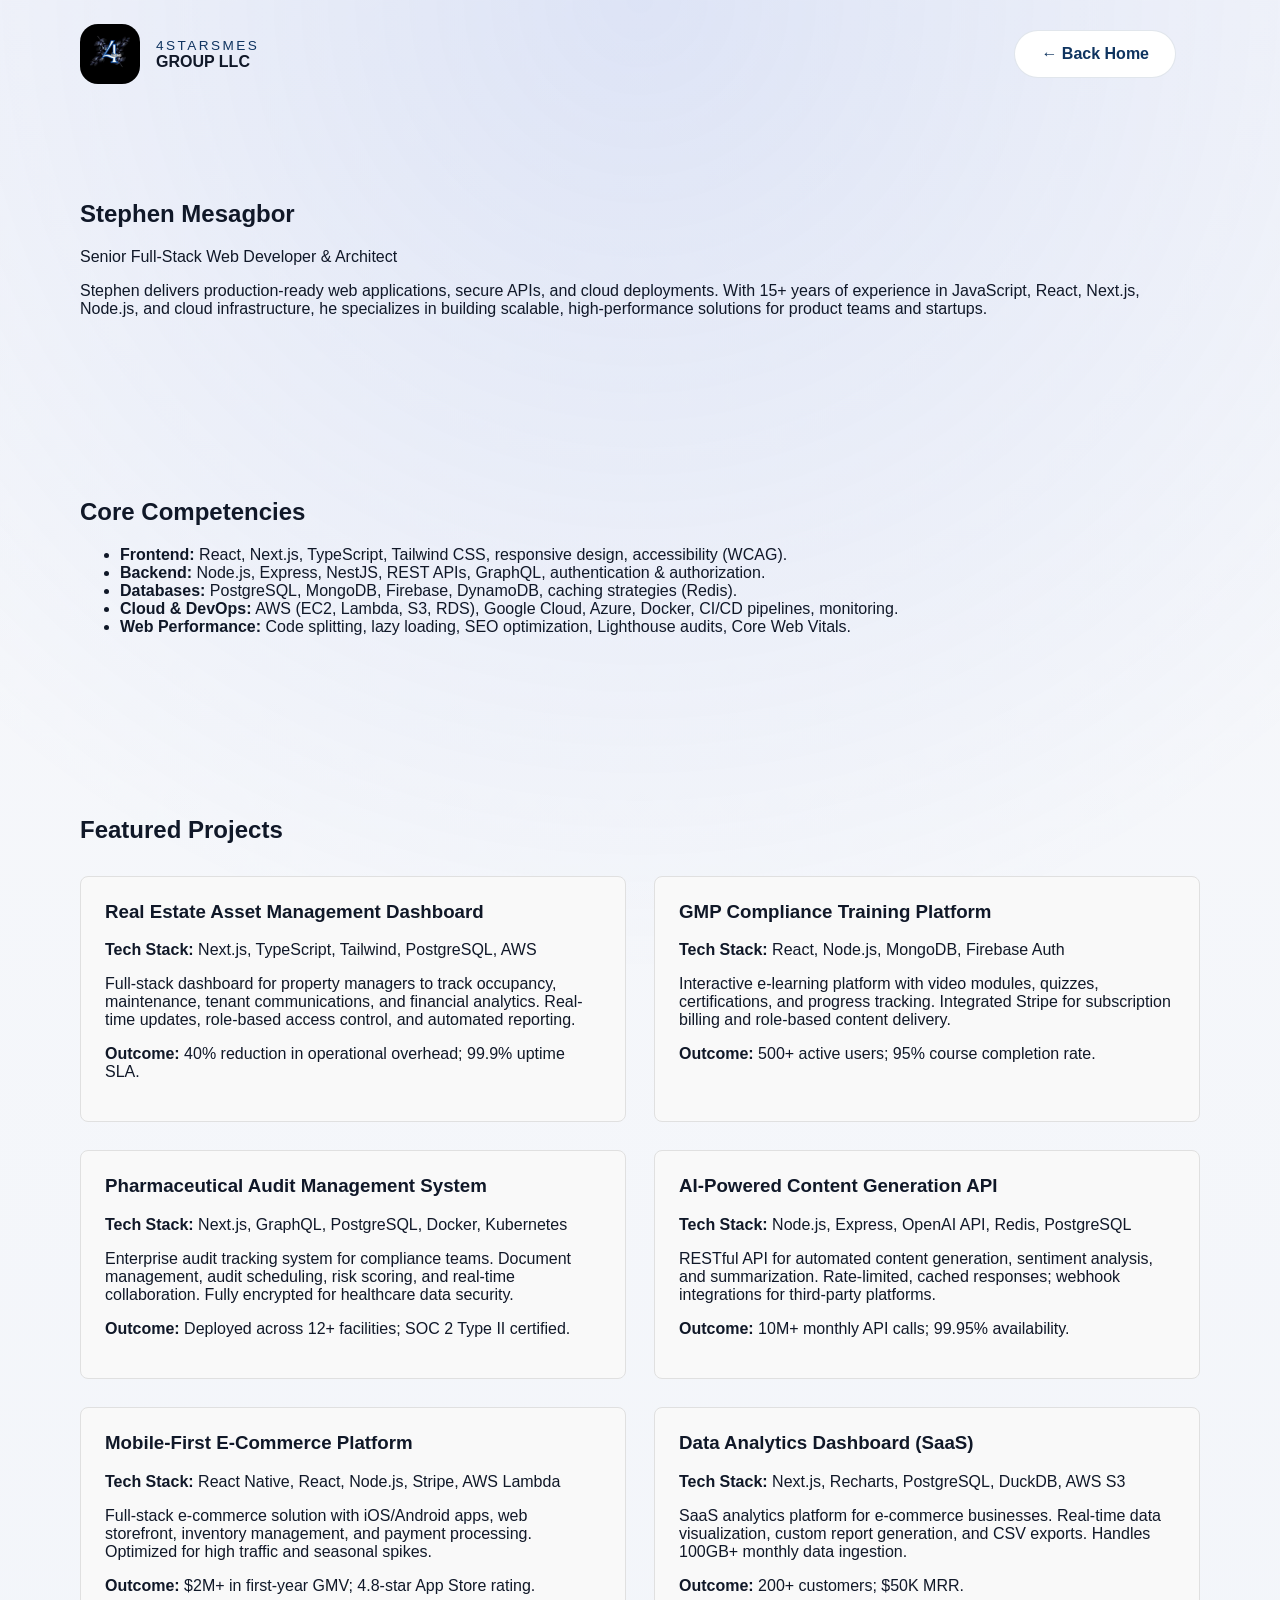
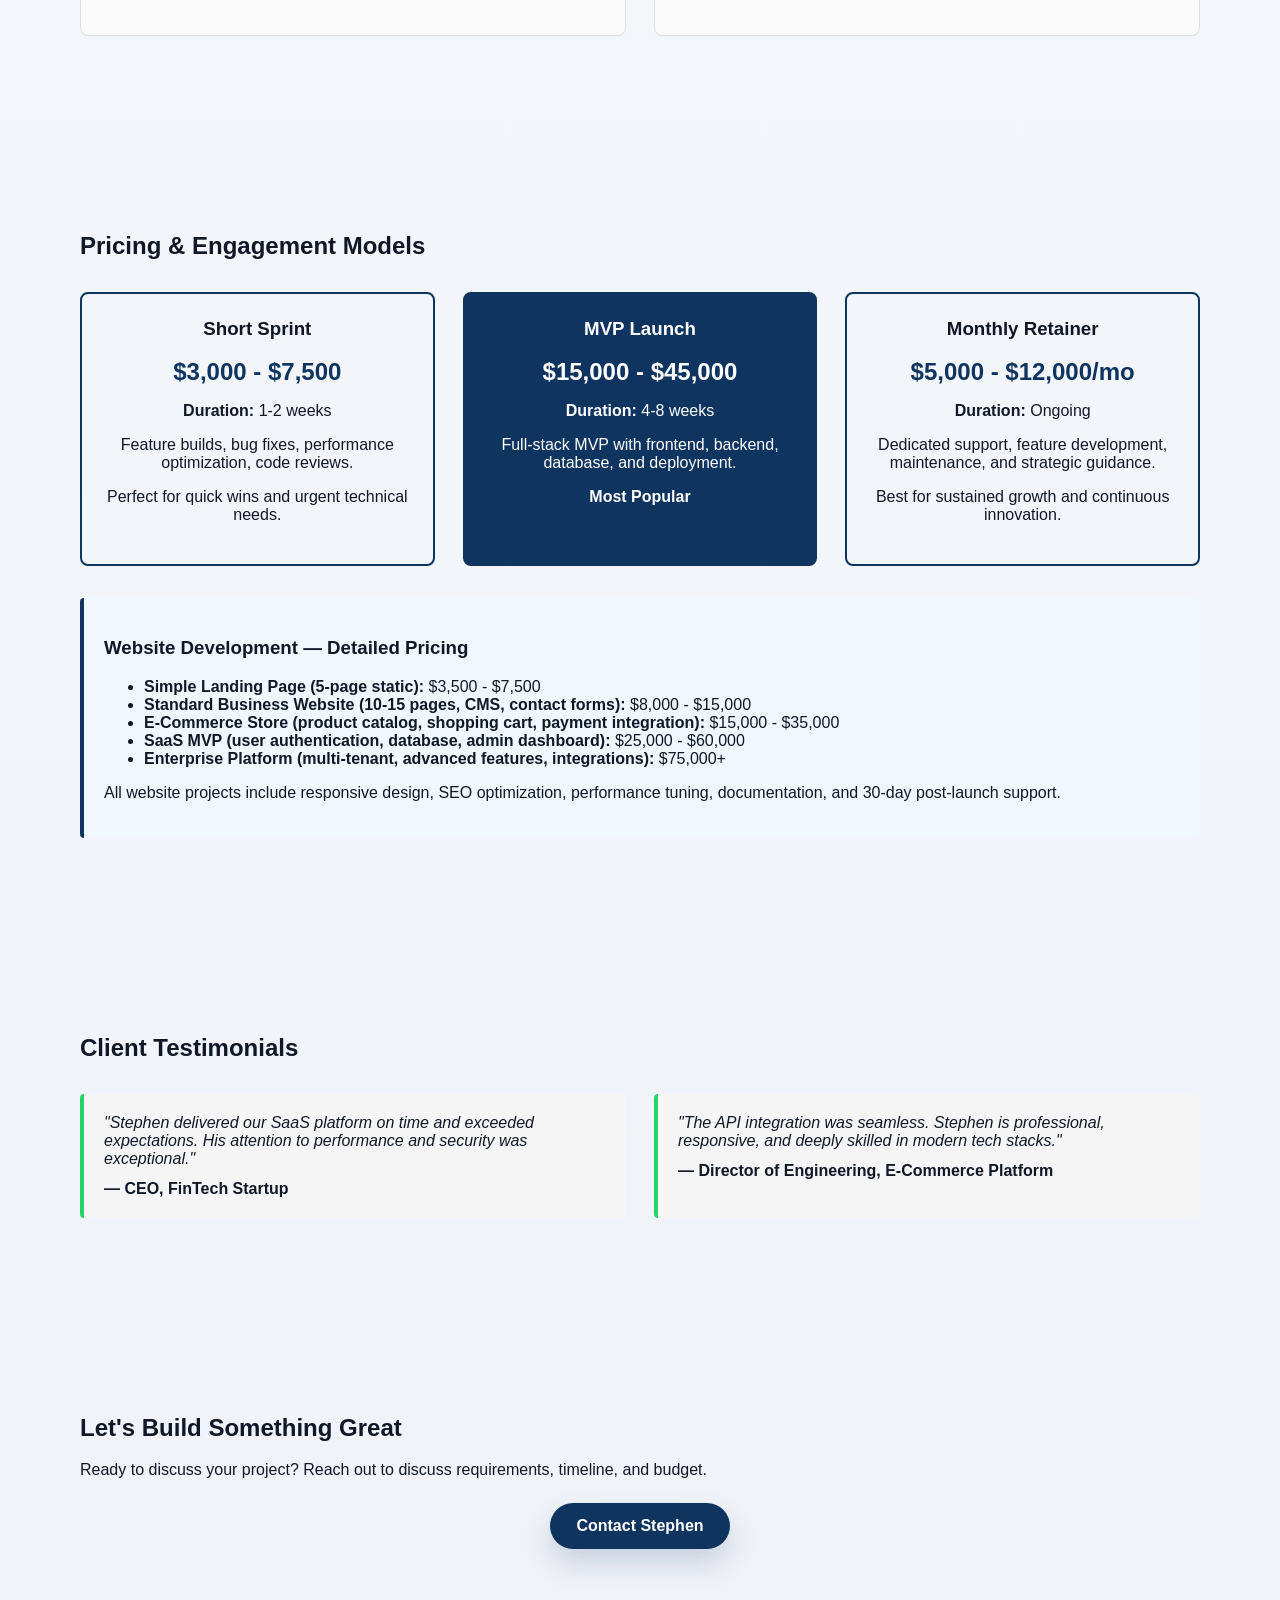
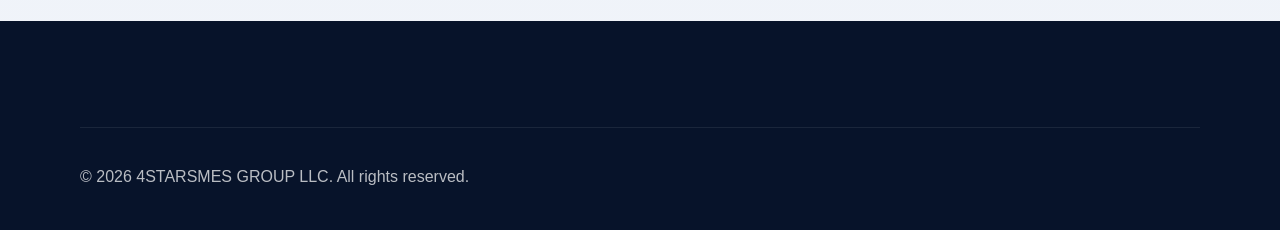
<file: stephen.html>
<!DOCTYPE html>
<html lang="en">
<head>
  <meta charset="UTF-8">
  <meta name="viewport" content="width=device-width, initial-scale=1.0">
  <title>Stephen Mesagbor's Portfolio — Full-Stack Web Development</title>
  <link rel="stylesheet" href="style.css">
</head>
<body>
  <header class="page-header">
    <div class="container header-top">
      <a class="brand" href="index.html#top">
        <img src="images/WhatsApp Image 2026-06-24 at 10.47.20 AM.jpeg" alt="4STARSMES LOGO">
        <div><span>4STARSMES</span><strong>GROUP LLC</strong></div>
      </a>
      <a class="btn btn-secondary" href="index.html">← Back Home</a>
    </div>
  </header>

  <main class="container">
    <section class="section">
      <h1>Stephen Mesagbor</h1>
      <p class="eyebrow">Senior Full-Stack Web Developer & Architect</p>
      <p>Stephen delivers production-ready web applications, secure APIs, and cloud deployments. With 15+ years of experience in JavaScript, React, Next.js, Node.js, and cloud infrastructure, he specializes in building scalable, high-performance solutions for product teams and startups.</p>
    </section>

    <section class="section">
      <h2>Core Competencies</h2>
      <ul>
        <li><strong>Frontend:</strong> React, Next.js, TypeScript, Tailwind CSS, responsive design, accessibility (WCAG).</li>
        <li><strong>Backend:</strong> Node.js, Express, NestJS, REST APIs, GraphQL, authentication & authorization.</li>
        <li><strong>Databases:</strong> PostgreSQL, MongoDB, Firebase, DynamoDB, caching strategies (Redis).</li>
        <li><strong>Cloud & DevOps:</strong> AWS (EC2, Lambda, S3, RDS), Google Cloud, Azure, Docker, CI/CD pipelines, monitoring.</li>
        <li><strong>Web Performance:</strong> Code splitting, lazy loading, SEO optimization, Lighthouse audits, Core Web Vitals.</li>
      </ul>
    </section>

    <section class="section">
      <h2>Featured Projects</h2>
      <div class="portfolio-grid">
        
        <div class="portfolio-card">
          <h3>Real Estate Asset Management Dashboard</h3>
          <p><strong>Tech Stack:</strong> Next.js, TypeScript, Tailwind, PostgreSQL, AWS</p>
          <p>Full-stack dashboard for property managers to track occupancy, maintenance, tenant communications, and financial analytics. Real-time updates, role-based access control, and automated reporting.</p>
          <p><strong>Outcome:</strong> 40% reduction in operational overhead; 99.9% uptime SLA.</p>
        </div>

        <div class="portfolio-card">
          <h3>GMP Compliance Training Platform</h3>
          <p><strong>Tech Stack:</strong> React, Node.js, MongoDB, Firebase Auth</p>
          <p>Interactive e-learning platform with video modules, quizzes, certifications, and progress tracking. Integrated Stripe for subscription billing and role-based content delivery.</p>
          <p><strong>Outcome:</strong> 500+ active users; 95% course completion rate.</p>
        </div>

        <div class="portfolio-card">
          <h3>Pharmaceutical Audit Management System</h3>
          <p><strong>Tech Stack:</strong> Next.js, GraphQL, PostgreSQL, Docker, Kubernetes</p>
          <p>Enterprise audit tracking system for compliance teams. Document management, audit scheduling, risk scoring, and real-time collaboration. Fully encrypted for healthcare data security.</p>
          <p><strong>Outcome:</strong> Deployed across 12+ facilities; SOC 2 Type II certified.</p>
        </div>

        <div class="portfolio-card">
          <h3>AI-Powered Content Generation API</h3>
          <p><strong>Tech Stack:</strong> Node.js, Express, OpenAI API, Redis, PostgreSQL</p>
          <p>RESTful API for automated content generation, sentiment analysis, and summarization. Rate-limited, cached responses; webhook integrations for third-party platforms.</p>
          <p><strong>Outcome:</strong> 10M+ monthly API calls; 99.95% availability.</p>
        </div>

        <div class="portfolio-card">
          <h3>Mobile-First E-Commerce Platform</h3>
          <p><strong>Tech Stack:</strong> React Native, React, Node.js, Stripe, AWS Lambda</p>
          <p>Full-stack e-commerce solution with iOS/Android apps, web storefront, inventory management, and payment processing. Optimized for high traffic and seasonal spikes.</p>
          <p><strong>Outcome:</strong> $2M+ in first-year GMV; 4.8-star App Store rating.</p>
        </div>

        <div class="portfolio-card">
          <h3>Data Analytics Dashboard (SaaS)</h3>
          <p><strong>Tech Stack:</strong> Next.js, Recharts, PostgreSQL, DuckDB, AWS S3</p>
          <p>SaaS analytics platform for e-commerce businesses. Real-time data visualization, custom report generation, and CSV exports. Handles 100GB+ monthly data ingestion.</p>
          <p><strong>Outcome:</strong> 200+ customers; $50K MRR.</p>
        </div>
      </div>
    </section>

    <section class="section">
      <h2>Pricing & Engagement Models</h2>
      <div class="pricing-grid">
        
        <div class="pricing-card">
          <h3>Short Sprint</h3>
          <p class="price">$3,000 - $7,500</p>
          <p><strong>Duration:</strong> 1-2 weeks</p>
          <p>Feature builds, bug fixes, performance optimization, code reviews.</p>
          <p>Perfect for quick wins and urgent technical needs.</p>
        </div>

        <div class="pricing-card featured">
          <h3>MVP Launch</h3>
          <p class="price">$15,000 - $45,000</p>
          <p><strong>Duration:</strong> 4-8 weeks</p>
          <p>Full-stack MVP with frontend, backend, database, and deployment.</p>
          <p><strong>Most Popular</strong></p>
        </div>

        <div class="pricing-card">
          <h3>Monthly Retainer</h3>
          <p class="price">$5,000 - $12,000/mo</p>
          <p><strong>Duration:</strong> Ongoing</p>
          <p>Dedicated support, feature development, maintenance, and strategic guidance.</p>
          <p>Best for sustained growth and continuous innovation.</p>
        </div>
      </div>

      <div class="pricing-info">
        <h3>Website Development — Detailed Pricing</h3>
        <ul>
          <li><strong>Simple Landing Page (5-page static):</strong> $3,500 - $7,500</li>
          <li><strong>Standard Business Website (10-15 pages, CMS, contact forms):</strong> $8,000 - $15,000</li>
          <li><strong>E-Commerce Store (product catalog, shopping cart, payment integration):</strong> $15,000 - $35,000</li>
          <li><strong>SaaS MVP (user authentication, database, admin dashboard):</strong> $25,000 - $60,000</li>
          <li><strong>Enterprise Platform (multi-tenant, advanced features, integrations):</strong> $75,000+</li>
        </ul>
        <p>All website projects include responsive design, SEO optimization, performance tuning, documentation, and 30-day post-launch support.</p>
      </div>
    </section>

    <section class="section">
      <h2>Client Testimonials</h2>
      <div class="testimonial-grid">
        <div class="testimonial">
          <p><em>"Stephen delivered our SaaS platform on time and exceeded expectations. His attention to performance and security was exceptional."</em></p>
          <strong>— CEO, FinTech Startup</strong>
        </div>
        <div class="testimonial">
          <p><em>"The API integration was seamless. Stephen is professional, responsive, and deeply skilled in modern tech stacks."</em></p>
          <strong>— Director of Engineering, E-Commerce Platform</strong>
        </div>
      </div>
    </section>

    <section class="section">
      <h2>Let's Build Something Great</h2>
      <p>Ready to discuss your project? Reach out to discuss requirements, timeline, and budget.</p>
      <div class="cta-section">
        <a class="btn btn-primary" href="contact.html">Contact Stephen</a>
      </div>
    </section>
  </main>

  <footer class="site-footer">
    <div class="container footer-bottom">
      <p>© 2026 4STARSMES GROUP LLC. All rights reserved.</p>
    </div>
  </footer>
</body>
</html>
</file>
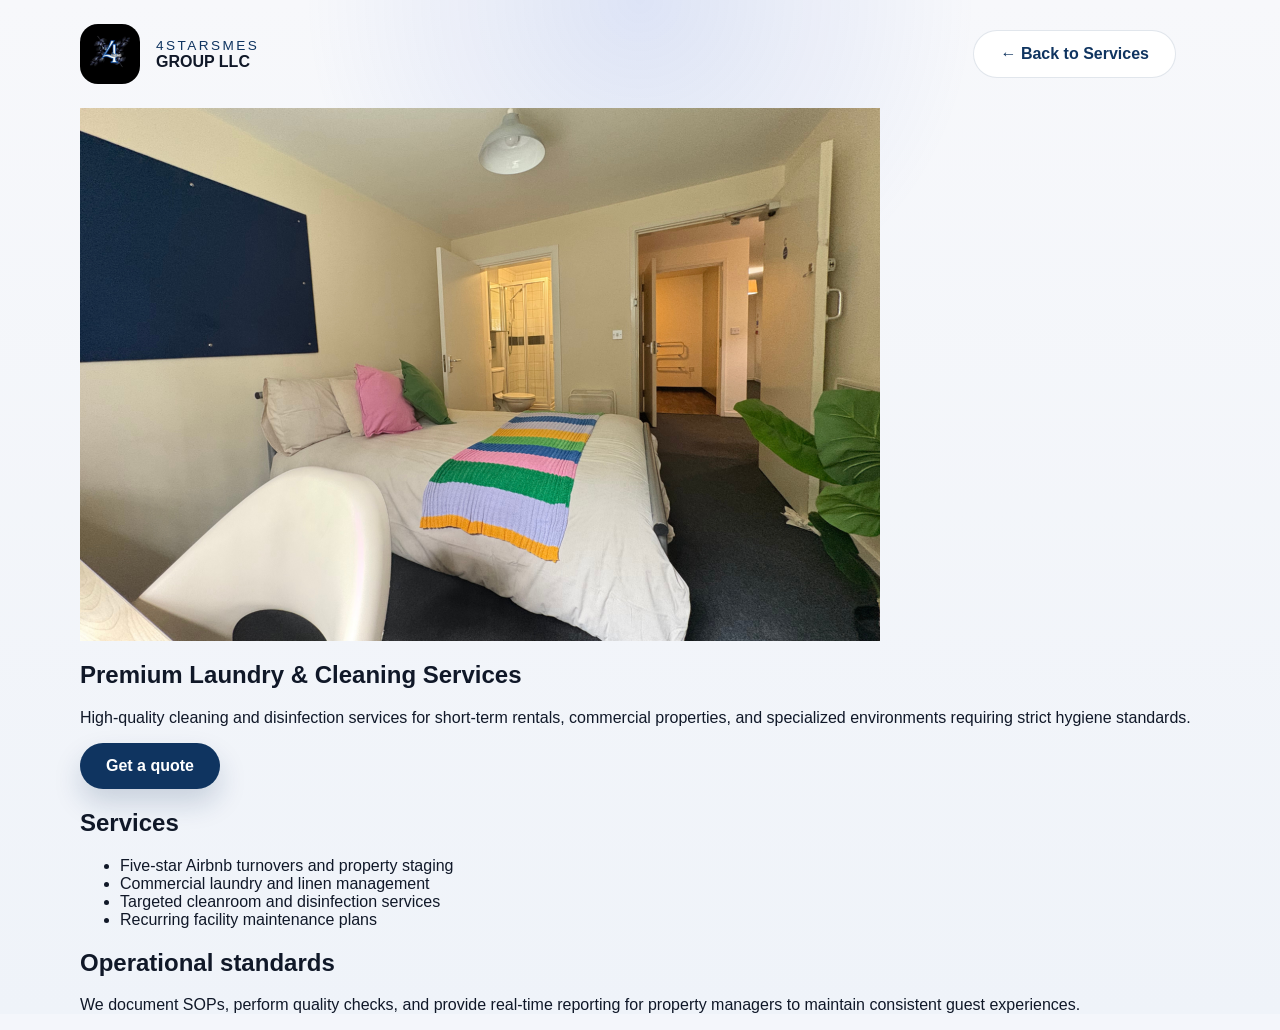
<file: services/cleaning.html>
<!doctype html>
<html lang="en">
<head>
  <meta charset="utf-8">
  <meta name="viewport" content="width=device-width,initial-scale=1">
  <title>Premium Laundry & Cleaning Services — 4STARSMES GROUP</title>
  <link rel="stylesheet" href="../style.css">
</head>
<body>
  <header class="page-header">
    <div class="container header-top">
      <a class="brand" href="../index.html#top">
        <img src="../images/WhatsApp Image 2026-06-24 at 10.47.20 AM.jpeg" alt="4STARSMES LOGO">
        <div><span>4STARSMES</span><strong>GROUP LLC</strong></div>
      </a>
      <a class="btn btn-secondary" href="index.html">← Back to Services</a>
    </div>
  </header>
  <main class="container">
    <section class="service-hero">
      <div class="service-hero-grid">
        <img src="../images/air.png" alt="Cleaning services" class="service-hero-image">
        <div>
          <h1>Premium Laundry & Cleaning Services</h1>
          <p>High-quality cleaning and disinfection services for short-term rentals, commercial properties, and specialized environments requiring strict hygiene standards.</p>
          <p><a class="btn btn-primary" href="../contact.html">Get a quote</a></p>
        </div>
      </div>
    </section>

    <section>
      <h2>Services</h2>
      <ul>
        <li>Five-star Airbnb turnovers and property staging</li>
        <li>Commercial laundry and linen management</li>
        <li>Targeted cleanroom and disinfection services</li>
        <li>Recurring facility maintenance plans</li>
      </ul>
    </section>

    <section>
      <h2>Operational standards</h2>
      <p>We document SOPs, perform quality checks, and provide real-time reporting for property managers to maintain consistent guest experiences.</p>
    </section>


  </main>
</body>
</html>
</file>
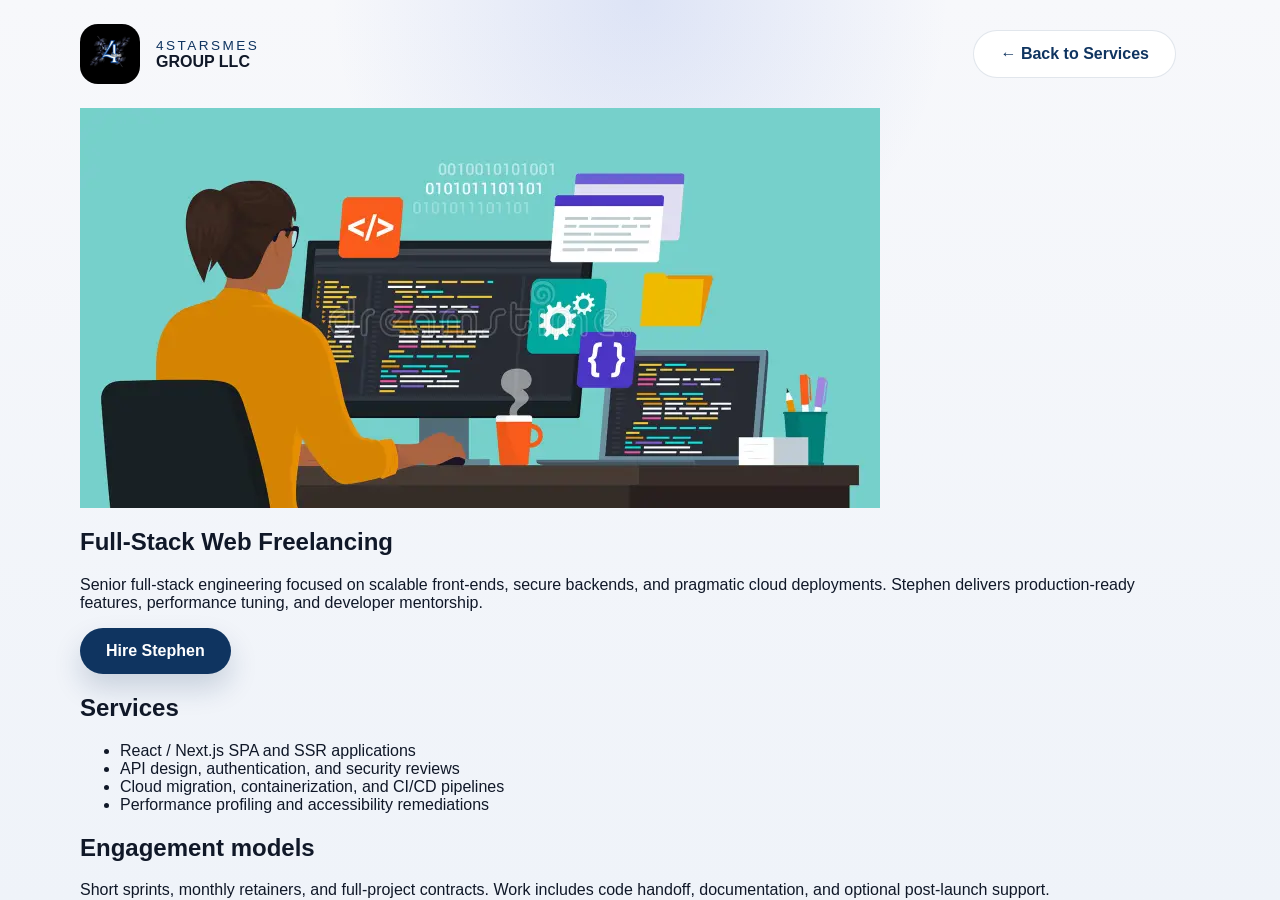
<file: services/freelancing.html>
<!doctype html>
<html lang="en">
<head>
  <meta charset="utf-8">
  <meta name="viewport" content="width=device-width,initial-scale=1">
  <title>Full-Stack Web Freelancing — 4STARSMES GROUP</title>
  <link rel="stylesheet" href="../style.css">
</head>
<body>
  <header class="page-header">
    <div class="container header-top">
      <a class="brand" href="../index.html#top">
        <img src="../images/WhatsApp Image 2026-06-24 at 10.47.20 AM.jpeg" alt="4STARSMES LOGO">
        <div><span>4STARSMES</span><strong>GROUP LLC</strong></div>
      </a>
      <a class="btn btn-secondary" href="index.html">← Back to Services</a>
    </div>
  </header>
  <main class="container">
    <section class="service-hero">
      <div class="service-hero-grid">
        <img src="../images/coding.webp" alt="Full-stack development" class="service-hero-image">
        <div>
          <h1>Full-Stack Web Freelancing</h1>
          <p>Senior full-stack engineering focused on scalable front-ends, secure backends, and pragmatic cloud deployments. Stephen delivers production-ready features, performance tuning, and developer mentorship.</p>
          <p><a class="btn btn-primary" href="mailto:mesagbor@4starsmesgroup.com">Hire Stephen</a></p>
        </div>
      </div>
    </section>

    <section>
      <h2>Services</h2>
      <ul>
        <li>React / Next.js SPA and SSR applications</li>
        <li>API design, authentication, and security reviews</li>
        <li>Cloud migration, containerization, and CI/CD pipelines</li>
        <li>Performance profiling and accessibility remediations</li>
      </ul>
    </section>

    <section>
      <h2>Engagement models</h2>
      <p>Short sprints, monthly retainers, and full-project contracts. Work includes code handoff, documentation, and optional post-launch support.</p>
    </section>


  </main>
</body>
</html>
</file>
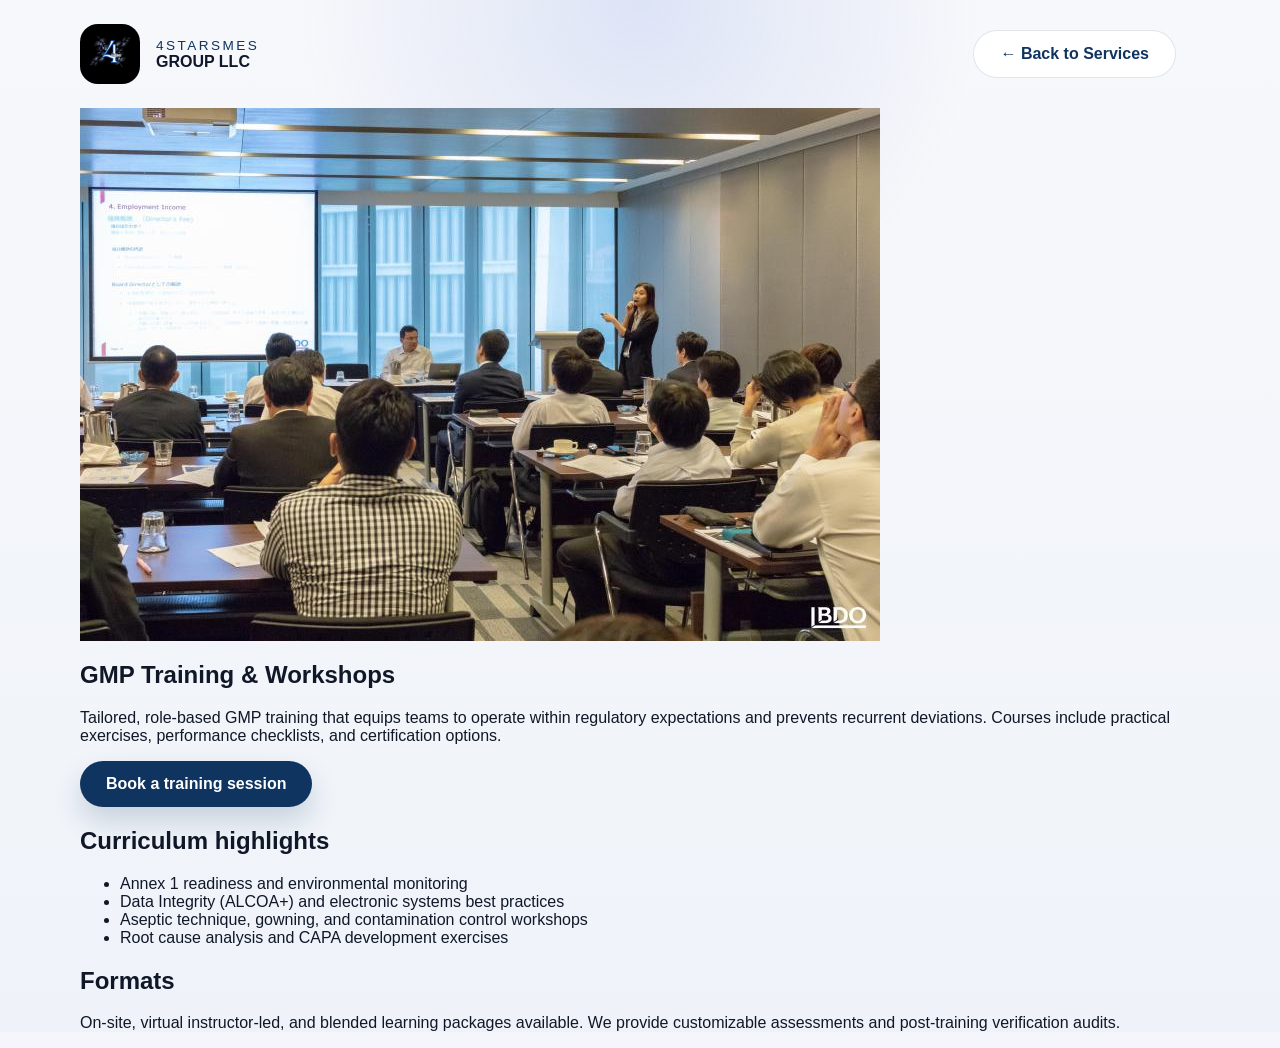
<file: services/gmp-training.html>
<!doctype html>
<html lang="en">
<head>
  <meta charset="utf-8">
  <meta name="viewport" content="width=device-width,initial-scale=1">
  <title>GMP Training — 4STARSMES GROUP</title>
  <link rel="stylesheet" href="../style.css">
</head>
<body>
  <header class="page-header">
    <div class="container header-top">
      <a class="brand" href="../index.html#top">
        <img src="../images/WhatsApp Image 2026-06-24 at 10.47.20 AM.jpeg" alt="4STARSMES LOGO">
        <div><span>4STARSMES</span><strong>GROUP LLC</strong></div>
      </a>
      <a class="btn btn-secondary" href="index.html">← Back to Services</a>
    </div>
  </header>
  <main class="container">
    <section class="service-hero">
      <div class="service-hero-grid">
        <img src="../images/gmp.jpg" alt="GMP Training" class="service-hero-image">
        <div>
          <h1>GMP Training & Workshops</h1>
          <p>Tailored, role-based GMP training that equips teams to operate within regulatory expectations and prevents recurrent deviations. Courses include practical exercises, performance checklists, and certification options.</p>
          <p><a class="btn btn-primary" href="mailto:mesagbor@4starsmesgroup.com">Book a training session</a></p>
        </div>
      </div>
    </section>

    <section>
      <h2>Curriculum highlights</h2>
      <ul>
        <li>Annex 1 readiness and environmental monitoring</li>
        <li>Data Integrity (ALCOA+) and electronic systems best practices</li>
        <li>Aseptic technique, gowning, and contamination control workshops</li>
        <li>Root cause analysis and CAPA development exercises</li>
      </ul>
    </section>

    <section>
      <h2>Formats</h2>
      <p>On-site, virtual instructor-led, and blended learning packages available. We provide customizable assessments and post-training verification audits.</p>
    </section>


  </main>
</body>
</html>
</file>
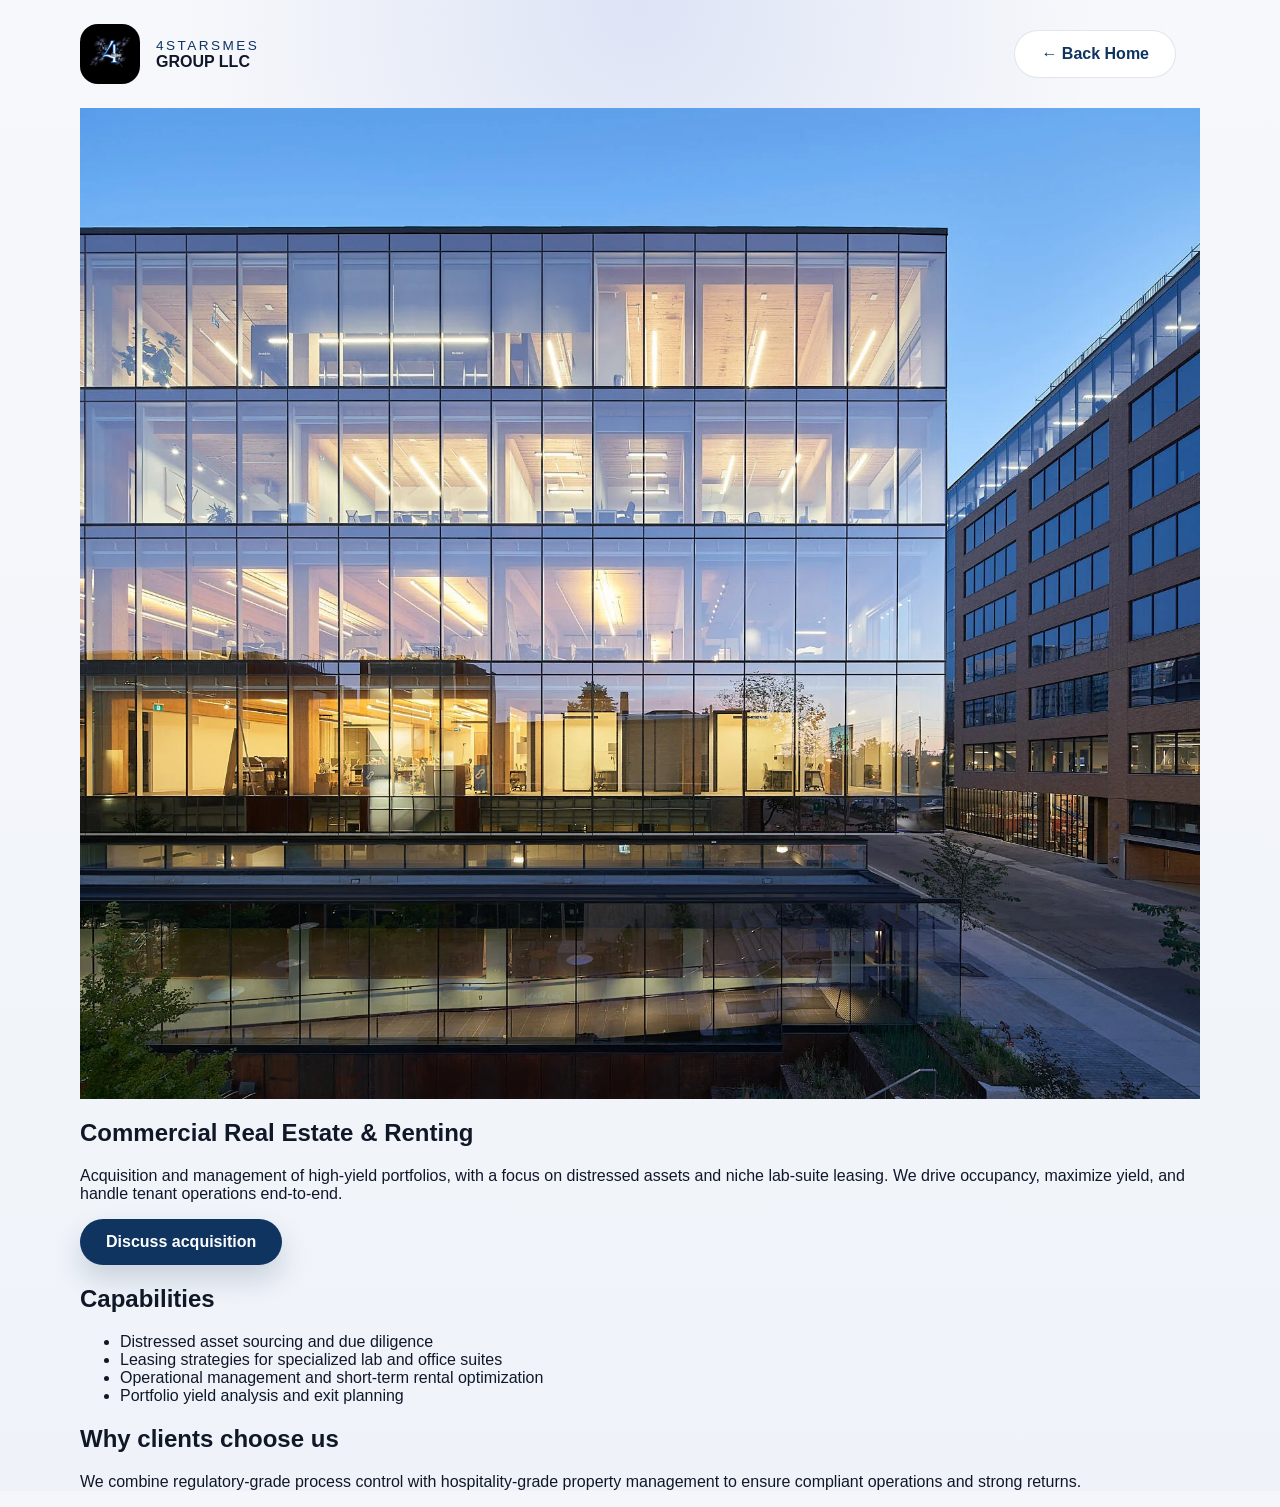
<file: services/real-estate.html>
<!doctype html>
<html lang="en">
<head>
  <meta charset="utf-8">
  <meta name="viewport" content="width=device-width,initial-scale=1">
  <title>Commercial Real Estate & Renting — 4STARSMES GROUP</title>
  <link rel="stylesheet" href="../style.css">
</head>
<body>
  <header class="page-header">
    <div class="container header-top">
      <a class="brand" href="../index.html#top">
        <img src="../images/WhatsApp Image 2026-06-24 at 10.47.20 AM.jpeg" alt="4STARSMES LOGO">
        <div><span>4STARSMES</span><strong>GROUP LLC</strong></div>
      </a>
      <a class="btn btn-secondary" href="../index.html">← Back Home</a>
    </div>
  </header>
  <main class="container">
    <section class="service-hero">
      <div class="service-hero-grid">
        <img src="../images/real.webp" alt="Real estate" class="service-hero-image">
        <div>
          <h1>Commercial Real Estate & Renting</h1>
          <p>Acquisition and management of high-yield portfolios, with a focus on distressed assets and niche lab-suite leasing. We drive occupancy, maximize yield, and handle tenant operations end-to-end.</p>
          <p><a class="btn btn-primary" href="mailto:mesagbor@4starsmesgroup.com">Discuss acquisition</a></p>
        </div>
      </div>
    </section>

    <section>
      <h2>Capabilities</h2>
      <ul>
        <li>Distressed asset sourcing and due diligence</li>
        <li>Leasing strategies for specialized lab and office suites</li>
        <li>Operational management and short-term rental optimization</li>
        <li>Portfolio yield analysis and exit planning</li>
      </ul>
    </section>

    <section>
      <h2>Why clients choose us</h2>
      <p>We combine regulatory-grade process control with hospitality-grade property management to ensure compliant operations and strong returns.</p>
    </section>


  </main>
</body>
</html>
</file>
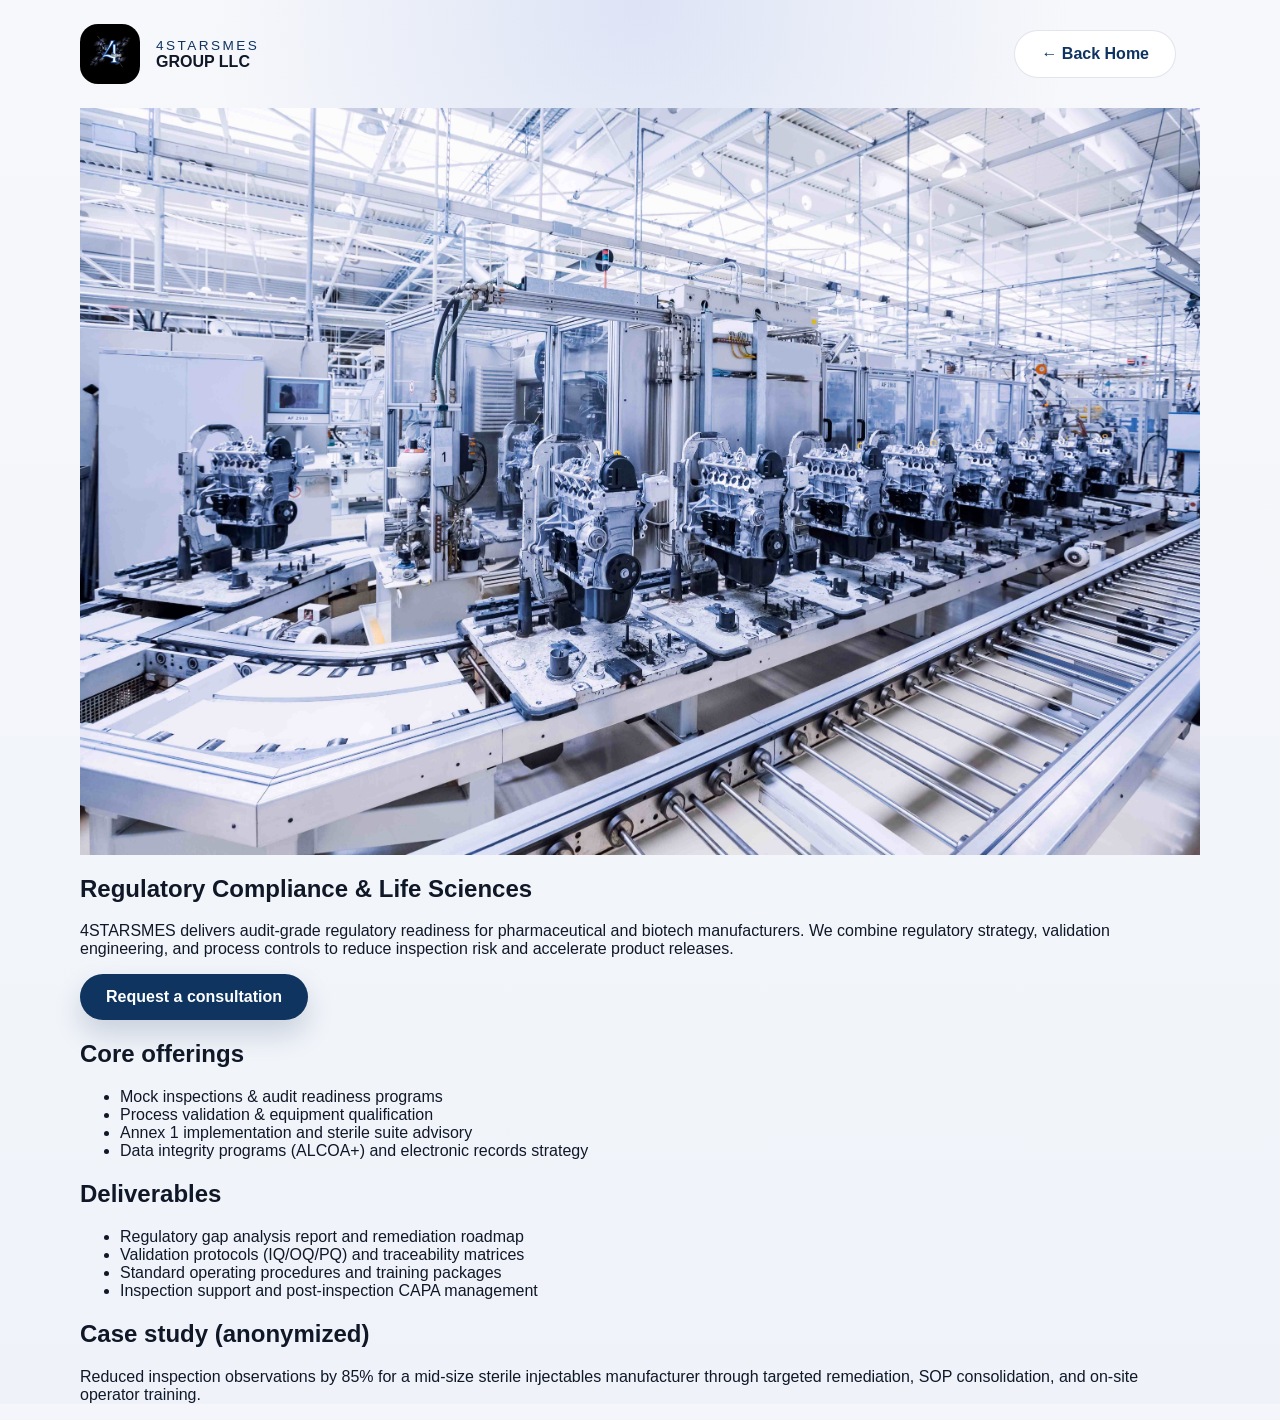
<file: services/regulatory.html>
<!doctype html>
<html lang="en">
<head>
  <meta charset="utf-8">
  <meta name="viewport" content="width=device-width,initial-scale=1">
  <title>Regulatory Compliance & Life Sciences — 4STARSMES GROUP</title>
  <link rel="stylesheet" href="../style.css">
  </head>
<body>
  <header class="page-header">
    <div class="container header-top">
      <a class="brand" href="../index.html#top">
        <img src="../images/WhatsApp Image 2026-06-24 at 10.47.20 AM.jpeg" alt="4STARSMES LOGO">
        <div><span>4STARSMES</span><strong>GROUP LLC</strong></div>
      </a>
      <a class="btn btn-secondary" href="../index.html">← Back Home</a>
    </div>
  </header>
  <main class="container">
    <section class="service-hero">
      <div class="service-hero-grid">
        <img src="../images/fda.jpg" alt="Regulatory Compliance" class="service-hero-image">
        <div>
          <h1>Regulatory Compliance & Life Sciences</h1>
          <p>4STARSMES delivers audit-grade regulatory readiness for pharmaceutical and biotech manufacturers. We combine regulatory strategy, validation engineering, and process controls to reduce inspection risk and accelerate product releases.</p>
          <p><a class="btn btn-primary" href="../contact.html">Request a consultation</a></p>
        </div>
      </div>
    </section>

    <section>
      <h2>Core offerings</h2>
      <ul>
        <li>Mock inspections & audit readiness programs</li>
        <li>Process validation & equipment qualification</li>
        <li>Annex 1 implementation and sterile suite advisory</li>
        <li>Data integrity programs (ALCOA+) and electronic records strategy</li>
      </ul>
    </section>

    <section>
      <h2>Deliverables</h2>
      <ul>
        <li>Regulatory gap analysis report and remediation roadmap</li>
        <li>Validation protocols (IQ/OQ/PQ) and traceability matrices</li>
        <li>Standard operating procedures and training packages</li>
        <li>Inspection support and post-inspection CAPA management</li>
      </ul>
    </section>

    <section>
      <h2>Case study (anonymized)</h2>
      <p>Reduced inspection observations by 85% for a mid-size sterile injectables manufacturer through targeted remediation, SOP consolidation, and on-site operator training.</p>
    </section>


  </main>
</body>
</html>
</file>
<file: style.css>
:root {
    font-family: "Segoe UI", Arial, sans-serif;
    color: #0d1b2a;
    background: #f4f6fb;
    --surface: #ffffff;
    --surface-soft: #f6f8fd;
    --primary: #0f3460;
    --primary-soft: #3867d6;
    --text: #101828;
    --muted: #5e6d85;
    --border: #d8e1ef;
}

* {
    box-sizing: border-box;
}

html {
    scroll-behavior: smooth;
}

body {
    margin: 0;
    min-height: 100vh;
    background: radial-gradient(circle at top, rgba(63, 103, 214, 0.14), transparent 28%),
      linear-gradient(180deg, #f7f8fb 0%, #eff3f9 100%);
    color: var(--text);
}

a {
    color: inherit;
    text-decoration: none;
}

img {
    max-width: 100%;
    display: block;
}

.container {
    width: min(1120px, calc(100% - 32px));
    margin: 0 auto;
}

.header-top {
    display: grid;
    grid-template-columns: 1fr auto auto;
    align-items: center;
    gap: 24px;
    padding: 24px 0;
}

.brand {
    display: inline-flex;
    align-items: center;
    gap: 16px;
}

.brand img {
    width: 60px;
    height: 60px;
    border-radius: 18px;
    object-fit: cover;
}

.brand span {
    display: block;
    font-size: 0.85rem;
    letter-spacing: 0.18em;
    text-transform: uppercase;
    color: var(--primary);
}

.brand strong {
    display: block;
    font-size: 1rem;
}

.main-nav {
    display: flex;
    flex-wrap: wrap;
    gap: 22px;
    justify-content: center;
}

.main-nav a {
    color: var(--muted);
    font-weight: 600;
}

.nav-action {
    padding: 12px 18px;
    border-radius: 999px;
    background: #25d366;
    color: #07132a;
    font-weight: 700;
    white-space: nowrap;
}

.hero-section {
    padding: 64px 0 48px;
}

.hero-grid {
    display: grid;
    gap: 36px;
    align-items: center;
}

.hero-copy {
    max-width: 680px;
}

.hero-copy .eyebrow,
.section-head .eyebrow,
.spotlight-card .eyebrow,
.contact-info .eyebrow {
    display: inline-flex;
    margin-bottom: 18px;
    font-size: 0.85rem;
    letter-spacing: 0.18em;
    text-transform: uppercase;
    color: var(--primary);
}

.hero-section h1 {
    margin: 0;
    font-size: clamp(2.8rem, 5vw, 4.6rem);
    line-height: 1.02;
}

.hero-section p {
    max-width: 680px;
    color: var(--muted);
    font-size: 1.05rem;
    line-height: 1.8;
}

.hero-buttons {
    display: flex;
    flex-wrap: wrap;
    gap: 16px;
    margin-top: 28px;
}

.btn {
    display: inline-flex;
    align-items: center;
    justify-content: center;
    padding: 14px 26px;
    border-radius: 999px;
    font-weight: 700;
    transition: transform 0.2s ease, background-color 0.2s ease;
}

.btn:hover {
    transform: translateY(-1px);
}

.btn-primary {
    background: var(--primary);
    color: white;
    box-shadow: 0 14px 28px rgba(15, 52, 96, 0.18);
}

.btn-secondary {
    background: white;
    color: var(--primary);
    border: 1px solid rgba(15, 52, 96, 0.12);
}

.hero-stats {
    display: grid;
    gap: 18px;
    grid-template-columns: repeat(2, minmax(0, 1fr));
}

.hero-stats div {
    padding: 30px;
    border-radius: 24px;
    background: white;
    box-shadow: 0 16px 34px rgba(15, 52, 96, 0.08);
}

.hero-stats strong {
    display: block;
    font-size: 2.2rem;
    margin-bottom: 10px;
}

.hero-stats span {
    color: var(--muted);
    display: block;
    line-height: 1.7;
}

.section {
    padding: 72px 0;
}

.section-inset {
    background: #0f3460;
    color: white;
}

.section-next {
    background: #0f3460;
    color: white;
}

.section-head h2,
.spotlight-content h2,
.spotlight-content h3,
.contact-info h2,
.footer-panel h3 {
    margin: 0;
    line-height: 1.04;
}

.section-head p,
.spotlight-card p,
.status-copy,
.footer-brand p,
.contact-info p {
    color: rgba(255,255,255,0.92);
    line-height: 1.75;
}

.service-grid {
    display: grid;
    gap: 24px;
    grid-template-columns: repeat(auto-fit, minmax(260px, 1fr));
    margin-top: 36px;
}

.service-card {
    overflow: hidden;
    border-radius: 24px;
    background: white;
    display: grid;
    transition: transform 0.25s ease;
}

.service-card:hover {
    transform: translateY(-4px);
}

.service-card img {
    width: 100%;
    height: 220px;
    object-fit: cover;
}

.service-copy {
    padding: 24px;
    display: grid;
    gap: 16px;
}

.service-tag {
    font-size: 0.78rem;
    letter-spacing: 0.16em;
    text-transform: uppercase;
    color: var(--primary);
}

.service-copy h3 {
    margin: 0;
    font-size: 1.35rem;
}

.service-copy p {
    margin: 0;
    color: #5e6d85;
    line-height: 1.75;
}

.service-copy a {
    font-weight: 700;
    color: var(--primary);
}

.spotlight-section {
    background: var(--surface);
}

.spotlight-grid {
    display: grid;
    gap: 32px;
}

.spotlight-card,
.contact-box {
    border-radius: 24px;
    background: white;
    padding: 32px;
    box-shadow: 0 22px 50px rgba(15, 52, 96, 0.08);
}

.spotlight-card {
    display: grid;
    gap: 24px;
}

.spotlight-card img {
    width: 100%;
    border-radius: 24px;
    height: 360px;
    object-fit: cover;
}

.status-card {
    display: inline-flex;
    padding: 12px 18px;
    border-radius: 999px;
    background: rgba(15, 52, 96, 0.08);
    color: var(--primary);
    font-weight: 700;
    margin-bottom: 24px;
}

.status-grid {
    display: grid;
    gap: 18px;
    grid-template-columns: repeat(2, minmax(0, 1fr));
}

.status-grid div {
    padding: 24px;
    border-radius: 24px;
    background: #0f3460;
    color: white;
}

.status-grid strong {
    display: block;
    font-size: 1rem;
    margin-bottom: 10px;
}

.status-grid p {
    margin: 0;
    color: rgba(255,255,255,0.85);
    line-height: 1.7;
}

.status-copy {
    color: rgba(15, 52, 96, 0.8);
}

.contact-grid {
    display: grid;
    gap: 24px;
    grid-template-columns: 1.2fr 0.8fr;
}

.contact-info {
    display: grid;
    gap: 24px;
}

.contact-info ul {
    list-style: none;
    padding: 0;
    margin: 0;
    display: grid;
    gap: 16px;
}

.contact-info li {
    display: grid;
    gap: 8px;
    color: rgba(255,255,255,0.92);
}

.contact-info strong {
    display: inline-block;
    width: 110px;
    color: rgba(255,255,255,0.8);
}

.contact-info a {
    color: white;
}

.contact-box h3 {
    margin-top: 0;
}

.contact-box p {
    margin: 0 0 24px;
    color: rgba(15, 52, 96, 0.8);
}

.site-footer {
    background: #07132a;
    padding: 64px 0 28px;
    color: rgba(255,255,255,0.72);
}

.footer-grid {
    display: grid;
    gap: 32px;
    grid-template-columns: repeat(2, minmax(0, 1fr));
}

.footer-brand {
    display: grid;
    gap: 18px;
}

.footer-logo {
    display: inline-flex;
    gap: 16px;
    align-items: center;
}

.footer-logo img {
    width: 72px;
    height: 72px;
    border-radius: 18px;
    object-fit: cover;
}

.footer-logo strong {
    display: block;
    font-size: 1rem;
    color: white;
}

.footer-logo span {
    color: rgba(255,255,255,0.72);
    font-size: 0.85rem;
    letter-spacing: 0.12em;
}

.footer-panel h3 {
    margin-bottom: 16px;
    color: white;
}

.footer-panel a {
    color: rgba(255,255,255,0.92);
    display: inline-block;
}

.footer-tags {
    display: grid;
    gap: 12px;
    grid-template-columns: repeat(2, minmax(0, 1fr));
}

.footer-tags span {
    padding: 10px 14px;
    border-radius: 999px;
    background: rgba(255,255,255,0.08);
    color: rgba(255,255,255,0.92);
    font-size: 0.9rem;
}

.footer-bottom {
    margin-top: 42px;
    display: flex;
    flex-wrap: wrap;
    gap: 16px;
    justify-content: space-between;
    align-items: center;
    border-top: 1px solid rgba(255,255,255,0.08);
    padding-top: 24px;
}

.footer-links {
    display: flex;
    flex-wrap: wrap;
    gap: 12px;
    color: rgba(255,255,255,0.72);
}

.footer-links a {
    color: rgba(255,255,255,0.92);
}

.whatsapp-float {
    position: fixed;
    right: 20px;
    bottom: 20px;
    z-index: 20;
    padding: 14px 20px;
    border-radius: 999px;
    background: #25d366;
    color: #07132a;
    font-weight: 700;
    box-shadow: 0 20px 40px rgba(37, 211, 102, 0.2);
}

@media (max-width: 960px) {
    .header-top,
    .hero-grid,
    .service-grid,
    .spotlight-grid,
    .contact-grid,
    .footer-grid {
        grid-template-columns: 1fr;
    }

    .main-nav {
        justify-content: center;
    }
}

@media (max-width: 680px) {
    .header-top {
        grid-template-columns: 1fr;
        gap: 16px;
    }

    .hero-section h1 {
        font-size: 3rem;
    }

    .hero-stats {
        grid-template-columns: 1fr;
    }

    .status-grid {
        grid-template-columns: 1fr;
    }

    .footer-bottom,
    .footer-links {
        justify-content: center;
    }
}

/* Mobile nav and modal styles */
.nav-toggle {
    display: none;
    background: transparent;
    border: none;
    padding: 8px;
    cursor: pointer;
}

.nav-toggle svg { display: block; }

@media (max-width: 860px) {
    .nav-toggle { display: inline-flex; }
    .main-nav {
        position: fixed;
        right: 18px;
        top: 76px;
        background: white;
        border-radius: 12px;
        box-shadow: 0 18px 40px rgba(15,52,96,0.12);
        padding: 12px 18px;
        display: none;
        flex-direction: column;
        gap: 12px;
        z-index: 60;
    }

    .main-nav.open { display: flex; }
}

/* Modal styles */
.modal {
    position: fixed;
    inset: 0;
    display: none;
    align-items: center;
    justify-content: center;
    background: rgba(7,19,42,0.48);
    z-index: 120;
}

.modal[aria-hidden="false"] { display: flex; }

.modal-dialog {
    max-width: 680px;
    width: calc(100% - 40px);
    background: white;
    border-radius: 12px;
    padding: 28px;
}

.modal-close {
    background: transparent;
    border: none;
    font-size: 28px;
    line-height: 1;
    position: absolute;
    right: 20px;
    top: 14px;
    cursor: pointer;
}

body.modal-open { overflow: hidden; }

/* service-card tappable state */
.service-card.tappable { cursor: pointer; }
.service-card.expanded .service-copy { display: block; }
.service-card .service-copy { transition: max-height 0.28s ease; }

/* Page-specific layouts */
.ceo-section {
    display: grid;
    grid-template-columns: 1fr 1fr;
    gap: 32px;
    align-items: center;
    margin: 40px 0;
}

.ceo-section img {
    width: 100%;
    border-radius: 8px;
}

.portfolio-grid {
    display: grid;
    grid-template-columns: 1fr 1fr;
    gap: 28px;
    margin: 32px 0;
}

.portfolio-card {
    border: 1px solid #e0e0e0;
    border-radius: 8px;
    padding: 24px;
    background: #f9f9f9;
}

.portfolio-card h3 {
    margin-top: 0;
}

.pricing-grid {
    display: grid;
    grid-template-columns: 1fr 1fr 1fr;
    gap: 28px;
    margin: 32px 0;
}

.pricing-card {
    border: 2px solid #0f3460;
    border-radius: 8px;
    padding: 24px;
    text-align: center;
}

.pricing-card h3 {
    margin-top: 0;
}

.pricing-card .price {
    font-size: 24px;
    font-weight: bold;
    color: #0f3460;
    margin: 12px 0;
}

.pricing-card.featured {
    background: #0f3460;
    color: white;
}

.pricing-card.featured .price {
    color: white;
}

.pricing-info {
    background: #f0f7ff;
    border-left: 4px solid #0f3460;
    padding: 20px;
    margin: 32px 0;
    border-radius: 4px;
}

.testimonial-grid {
    display: grid;
    grid-template-columns: 1fr 1fr;
    gap: 28px;
    margin: 32px 0;
}

.testimonial {
    border-left: 4px solid #25d366;
    padding: 20px;
    background: #f5f5f5;
    border-radius: 4px;
}

.testimonial p {
    margin: 0;
    font-style: italic;
}

.testimonial strong {
    display: block;
    margin-top: 12px;
    font-style: normal;
}

.cta-section {
    text-align: center;
    margin-top: 24px;
}

.cta-section .btn {
    margin: 0 12px;
}

@media (max-width: 960px) {
    .ceo-section,
    .portfolio-grid,
    .pricing-grid,
    .testimonial-grid {
        grid-template-columns: 1fr;
    }
}
</file>
